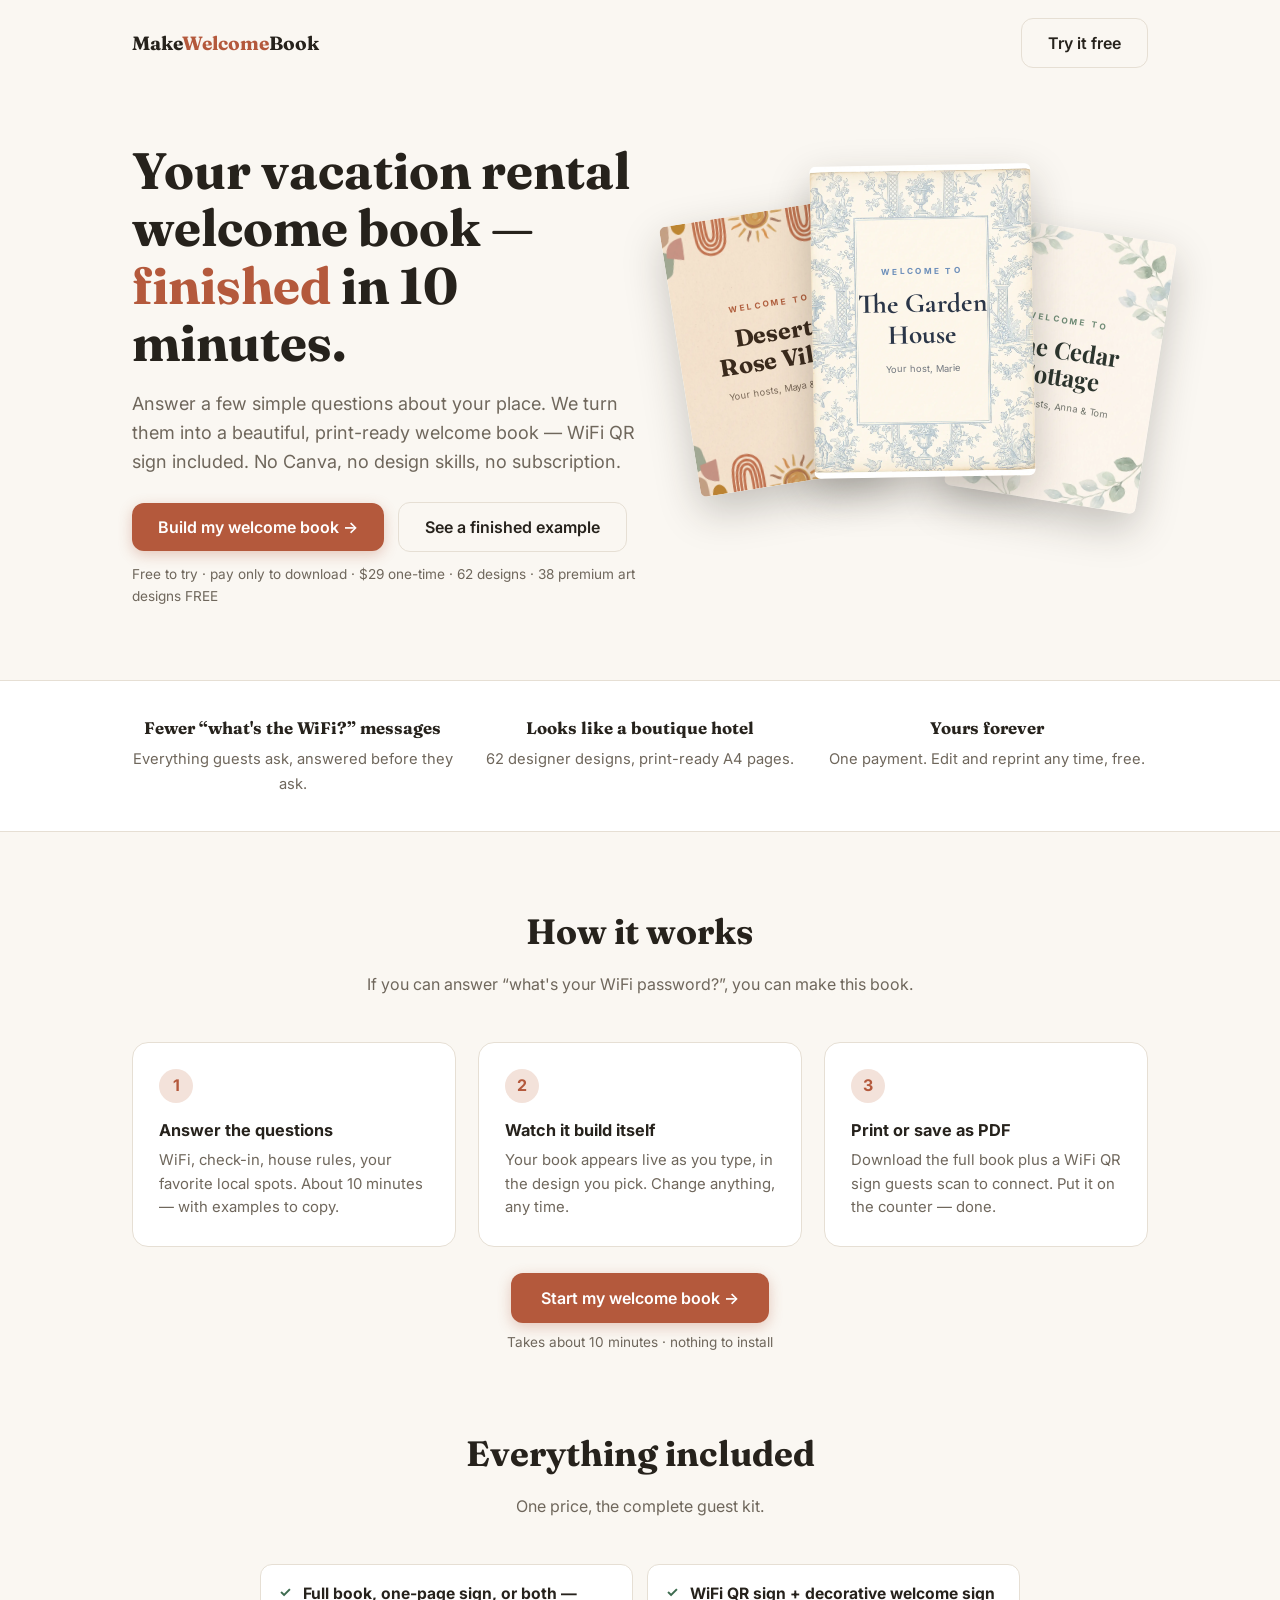
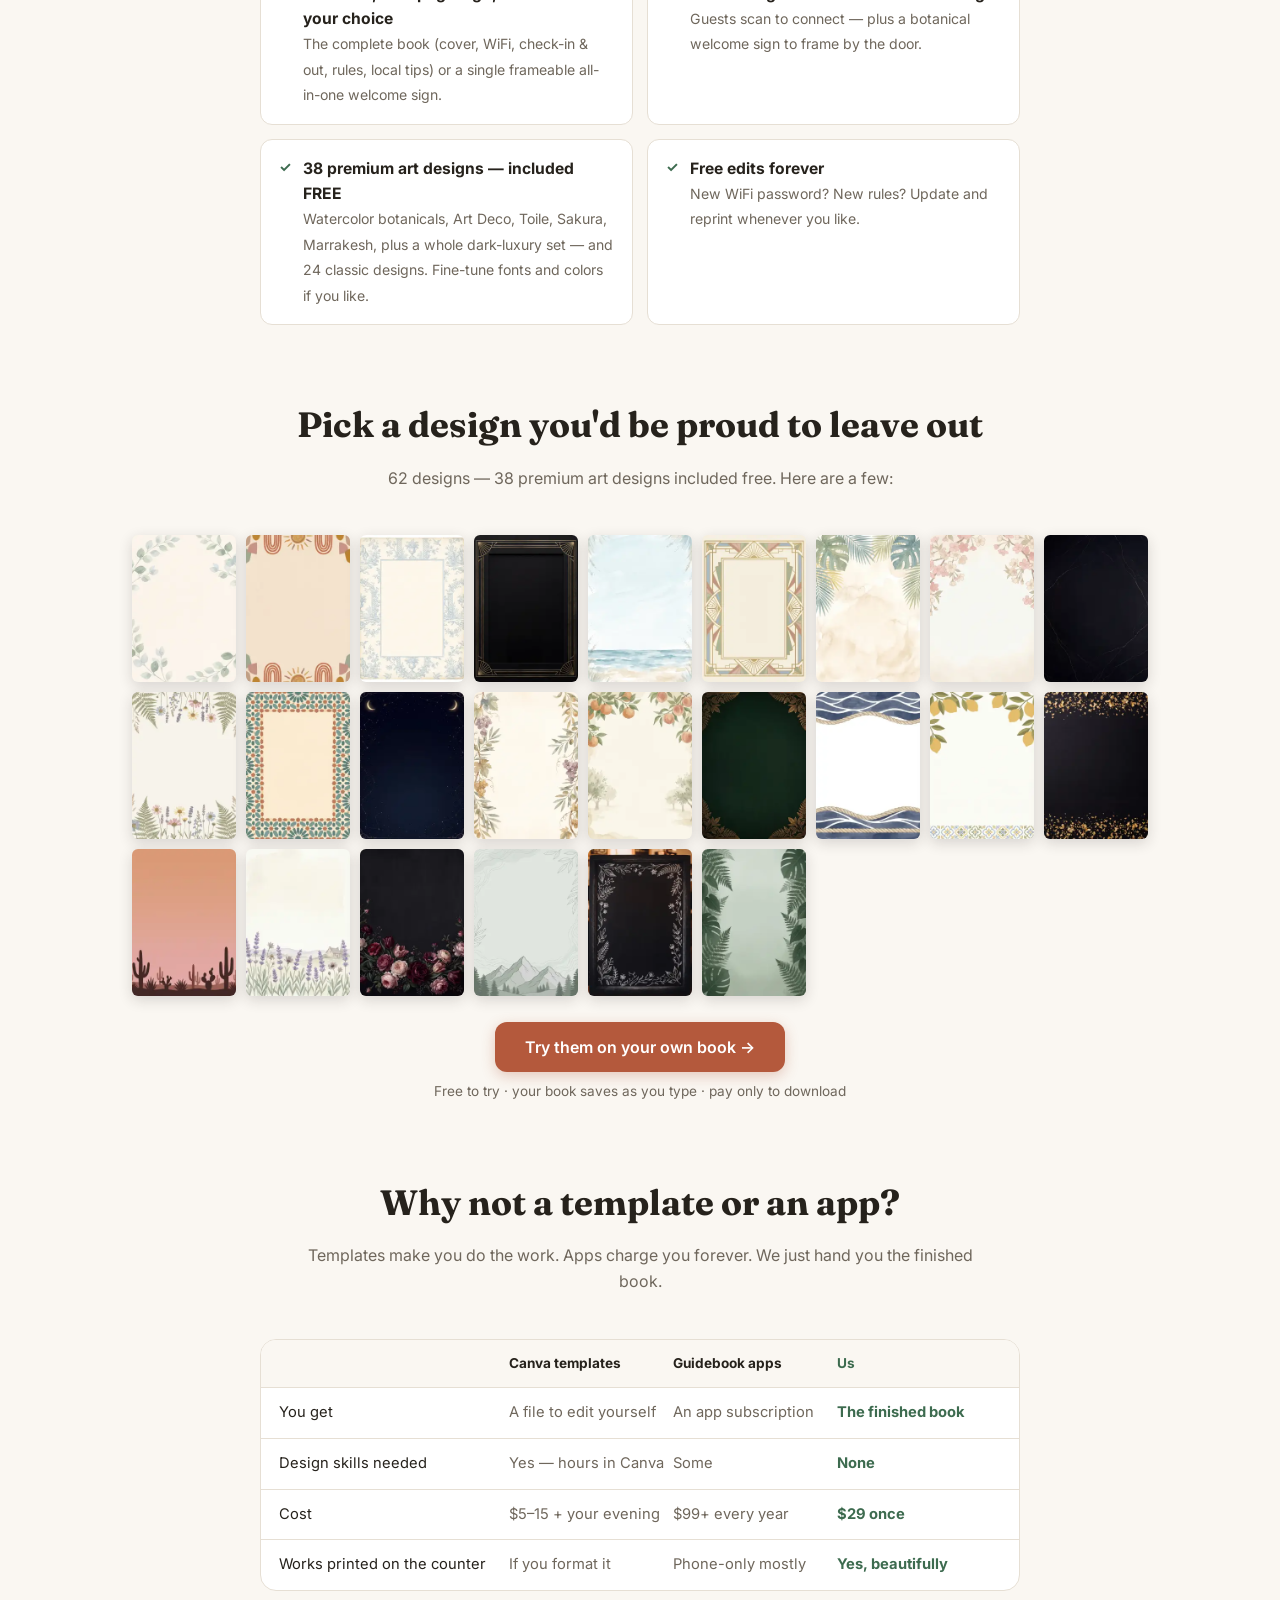
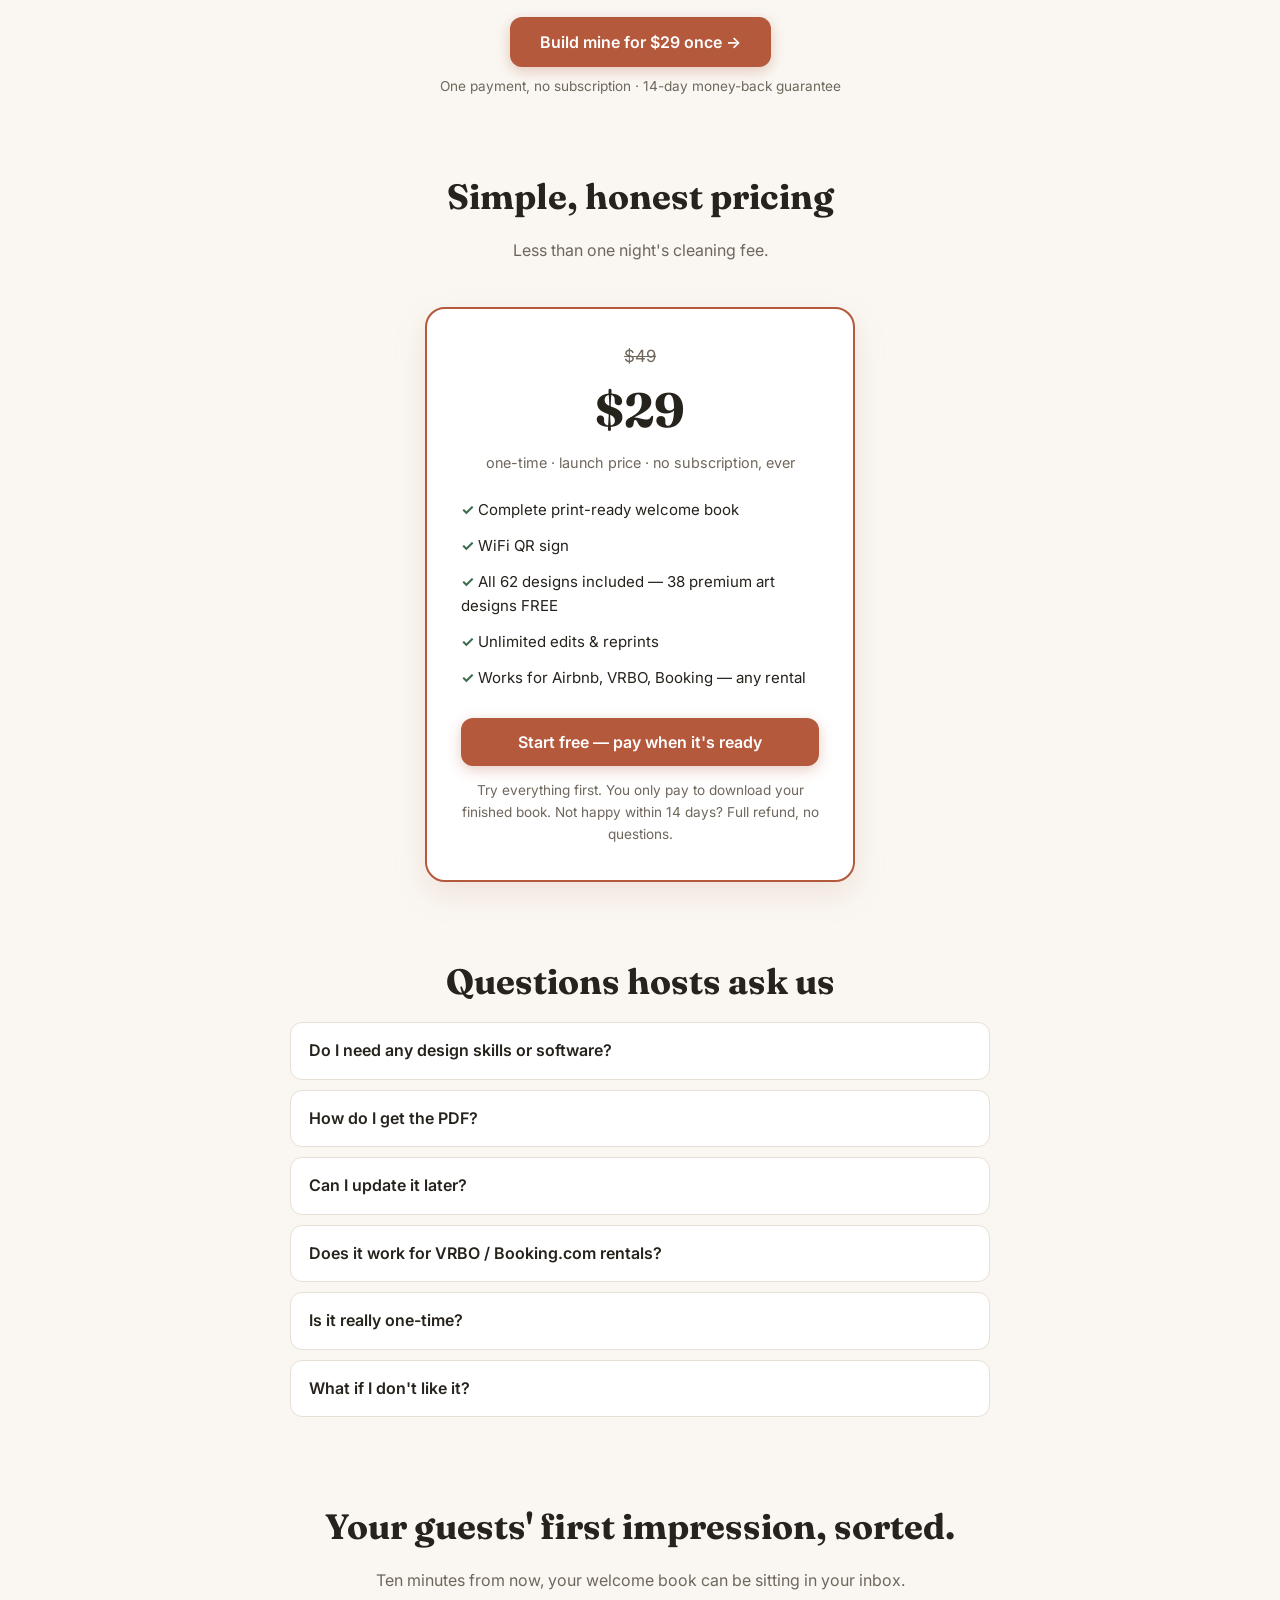
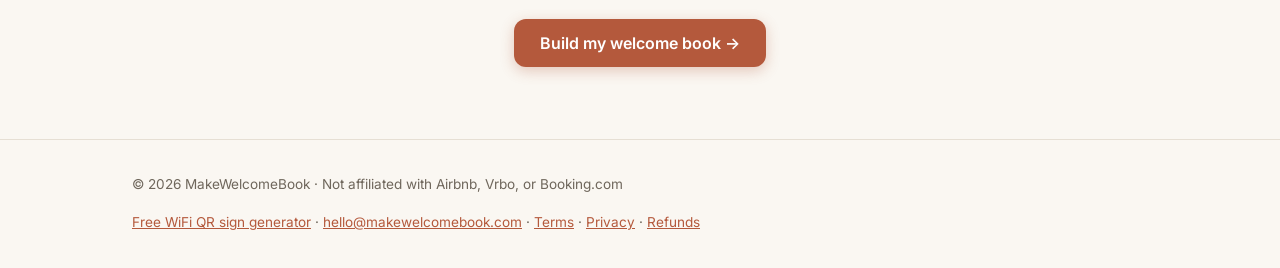
<file: docs/index.html>
<!DOCTYPE html>
<html lang="en">
<head>
<meta charset="UTF-8">
<meta name="viewport" content="width=device-width, initial-scale=1.0">
<title>Make Welcome Book — Your vacation rental welcome book, finished in 10 minutes</title>
<meta name="description" content="Answer a few questions, get a beautiful print-ready welcome book for your Airbnb or vacation rental. WiFi QR sign included. $29 one-time — no subscription, no Canva.">
<!-- Google tag (gtag.js) -->
<script async src="https://www.googletagmanager.com/gtag/js?id=AW-18406718312"></script>
<script>
  window.dataLayer = window.dataLayer || [];
  function gtag(){dataLayer.push(arguments);}
  gtag('js', new Date());
  gtag('config', 'AW-18406718312');
</script>
<link rel="preconnect" href="https://fonts.googleapis.com">
<link rel="preconnect" href="https://fonts.gstatic.com" crossorigin>
<link href="https://fonts.googleapis.com/css2?family=Fraunces:opsz,wght@9..144,400;9..144,600;9..144,700&family=Inter:wght@400;500;600;700&family=Cormorant+Garamond:wght@600;700&family=Playfair+Display:wght@600;700&display=swap" rel="stylesheet">
<style>
  :root{--ink:#26221c;--paper:#faf7f2;--muted:#6f675c;--line:#e6dfd4;--accent:#b4593c;--accent-soft:#f3e2da;--ok:#3d6b4f}
  *{box-sizing:border-box;margin:0;padding:0}
  body{font-family:'Inter',system-ui,sans-serif;background:var(--paper);color:var(--ink);line-height:1.6}
  a{color:var(--accent)}
  .wrap{max-width:1060px;margin:0 auto;padding:0 22px}
  header{display:flex;align-items:center;justify-content:space-between;padding:18px 0}
  .brand{font-family:'Fraunces',serif;font-weight:700;font-size:1.2rem;color:var(--ink);text-decoration:none}
  .brand span{color:var(--accent)}
  .btn{display:inline-block;border:0;border-radius:12px;padding:14px 26px;font:600 1rem 'Inter',sans-serif;cursor:pointer;text-decoration:none;transition:.15s}
  .btn-primary{background:var(--accent);color:#fff;box-shadow:0 4px 14px rgba(180,89,60,.3)}
  .btn-primary:hover{filter:brightness(1.08);transform:translateY(-1px)}
  .btn-ghost{background:transparent;color:var(--ink);border:1px solid var(--line)}

  .hero{display:grid;grid-template-columns:1.05fr .95fr;gap:48px;align-items:center;padding:56px 0 72px}
  @media(max-width:840px){.hero{grid-template-columns:1fr;padding-top:28px}}
  .hero h1{font-family:'Fraunces',serif;font-size:clamp(2rem,4.6vw,3.2rem);font-weight:700;line-height:1.12;margin-bottom:18px}
  .hero h1 em{color:var(--accent);font-style:normal}
  .hero p.sub{font-size:1.13rem;color:var(--muted);margin-bottom:26px;max-width:34em}
  .hero .cta{display:flex;gap:14px;align-items:center;flex-wrap:wrap}
  .hero .cta .small{font-size:.85rem;color:var(--muted)}
  .heroart{position:relative;min-height:420px}
  @media(max-width:840px){.heroart{min-height:340px;margin-top:8px}}
  /* ---- mobile hero: show the product first, cut the wall of text ---- */
  @media(max-width:600px){
    .hero{gap:14px;padding:16px 0 40px}
    .hero>div:first-child{order:2}
    .heroart{order:1;min-height:290px;margin-top:0}
    .hero h1{font-size:1.72rem;line-height:1.16;margin-bottom:10px}
    .hero p.sub{font-size:1rem;margin-bottom:16px}
    .hero .sub .more{display:none}
    .hero .cta{gap:10px}
    .hero .cta .btn{width:100%;text-align:center;padding:15px 18px}
    .hero .small{font-size:.8rem;margin-top:10px}
    .bcover.c1{width:37%;left:1%;top:13%}
    .bcover.c2{width:43%;left:29%;top:2%}
    .bcover.c3{width:37%;right:1%;top:13%}
  }
  .bcover{position:absolute;aspect-ratio:210/297;background-size:cover;background-position:center;border-radius:6px;box-shadow:0 16px 40px rgba(38,34,28,.25);display:flex;flex-direction:column;align-items:center;justify-content:center;text-align:center;padding:10% 7%;font-size:clamp(7px,1vw,11px);transition:transform .25s}
  .bcover:hover{transform:translateY(-6px) rotate(0deg) scale(1.02);z-index:9}
  .bcover .eyebrow{letter-spacing:.28em;text-transform:uppercase;font-size:.75em;font-weight:700}
  .bcover h3{font-size:2.15em;font-weight:700;line-height:1.15;margin:.35em 0 .4em}
  .bcover .by{font-size:.85em;opacity:.65}
  .bcover.c1{width:42%;left:-2%;top:11%;transform:rotate(-9deg);z-index:1;color:#3a2a1c}
  .bcover.c1 .eyebrow{color:#b05f3e}
  .bcover.c1 h3{font-family:'Fraunces',serif}
  .bcover.c2{width:48%;left:27%;top:0;transform:rotate(-1deg);z-index:3;color:#2b3648}
  .bcover.c2 .eyebrow{color:#6d8fba}
  .bcover.c2 h3{font-family:'Cormorant Garamond',Georgia,serif;font-size:2.5em}
  .bcover.c3{width:42%;right:-2%;top:15%;transform:rotate(9deg);z-index:2;color:#2c352e}
  .bcover.c3 .eyebrow{color:#6f8b76}
  .bcover.c3 h3{font-family:'Playfair Display',Georgia,serif}

  .strip{background:#fff;border-top:1px solid var(--line);border-bottom:1px solid var(--line);padding:34px 0}
  .strip .wrap{display:grid;grid-template-columns:repeat(3,1fr);gap:26px;text-align:center}
  @media(max-width:700px){.strip .wrap{grid-template-columns:1fr}}
  .strip b{display:block;font-family:'Fraunces',serif;font-size:1.05rem;margin-bottom:4px}
  .strip span{color:var(--muted);font-size:.92rem}

  section.block{padding:72px 0}
  h2.sect{font-family:'Fraunces',serif;font-size:clamp(1.6rem,3vw,2.2rem);margin-bottom:12px;text-align:center}
  p.sectsub{text-align:center;color:var(--muted);max-width:44em;margin:0 auto 44px}
  .steps{display:grid;grid-template-columns:repeat(3,1fr);gap:22px}
  @media(max-width:700px){.steps{grid-template-columns:1fr}}
  .step{background:#fff;border:1px solid var(--line);border-radius:16px;padding:26px}
  .step .n{width:34px;height:34px;border-radius:50%;background:var(--accent-soft);color:var(--accent);font-weight:700;display:flex;align-items:center;justify-content:center;margin-bottom:14px}
  .step b{display:block;margin-bottom:6px;font-size:1.02rem}
  .step p{color:var(--muted);font-size:.93rem}

  .includes{display:grid;grid-template-columns:repeat(2,1fr);gap:14px;max-width:760px;margin:0 auto}
  @media(max-width:640px){.includes{grid-template-columns:1fr}}
  .inc{background:#fff;border:1px solid var(--line);border-radius:12px;padding:16px 18px;display:flex;gap:12px;align-items:flex-start}
  .inc .tick{color:var(--ok);font-weight:700}
  .inc b{display:block;font-size:.98rem}
  .inc span{color:var(--muted);font-size:.88rem}

  .compare{max-width:760px;margin:0 auto;background:#fff;border:1px solid var(--line);border-radius:16px;overflow:hidden}
  .compare .row{display:grid;grid-template-columns:1.4fr 1fr 1fr 1fr;padding:13px 18px;border-bottom:1px solid var(--line);font-size:.92rem;align-items:center}
  .compare .row:last-child{border-bottom:0}
  .compare .row.head{background:var(--paper);font-weight:700;font-size:.85rem}
  .compare .us{color:var(--ok);font-weight:700}
  .compare .them{color:var(--muted)}
  @media(max-width:640px){.compare .row{grid-template-columns:1.2fr 1fr 1fr 1fr;font-size:.78rem;padding:11px 12px}}

  .pricebox{max-width:430px;margin:0 auto;background:#fff;border:2px solid var(--accent);border-radius:20px;padding:34px;text-align:center;box-shadow:0 12px 34px rgba(180,89,60,.13)}
  .pricebox .was{color:var(--muted);text-decoration:line-through;font-size:1.05rem}
  .pricebox .now{font-family:'Fraunces',serif;font-size:3rem;font-weight:700;margin:2px 0 2px}
  .pricebox .per{color:var(--muted);font-size:.9rem;margin-bottom:18px}
  .pricebox ul{list-style:none;text-align:left;margin:18px 0 22px}
  .pricebox li{padding:6px 0;font-size:.94rem}
  .pricebox li::before{content:"✓  ";color:var(--ok);font-weight:700}
  .guarantee{font-size:.85rem;color:var(--muted);margin-top:14px}

  .faq{max-width:700px;margin:0 auto}
  .faq details{background:#fff;border:1px solid var(--line);border-radius:12px;margin-bottom:10px;padding:0 18px}
  .faq summary{cursor:pointer;font-weight:600;padding:15px 0;list-style:none}
  .faq summary::-webkit-details-marker{display:none}
  .faq p{color:var(--muted);padding:0 0 15px;font-size:.95rem}

  footer{border-top:1px solid var(--line);padding:34px 0;color:var(--muted);font-size:.85rem}
  footer .wrap{display:flex;justify-content:space-between;gap:16px;flex-wrap:wrap}

  /* ---------- design gallery ---------- */
  .gallery{display:grid;grid-template-columns:repeat(auto-fill,minmax(104px,1fr));gap:10px;margin-top:6px}
  .gallery img{width:100%;height:auto;aspect-ratio:210/297;object-fit:cover;border-radius:6px;box-shadow:0 4px 14px rgba(38,34,28,.16);display:block;background:#efe8e0}
  @media(max-width:600px){.gallery{grid-template-columns:repeat(auto-fill,minmax(84px,1fr));gap:8px}}
  .midcta{text-align:center;margin-top:26px}
  .midcta .btn{padding:15px 30px;font-size:1rem}
  .midcta .note{display:block;margin-top:9px;font-size:.85rem;color:var(--muted)}
  /* ---------- sticky mobile call to action ---------- */
  .stickycta{display:none}
  @media(max-width:820px){
    .stickycta{display:block;position:fixed;left:0;right:0;bottom:0;z-index:80;background:rgba(253,248,242,.97);
      border-top:1px solid var(--line);padding:10px 14px calc(10px + env(safe-area-inset-bottom));
      box-shadow:0 -6px 20px rgba(38,34,28,.10)}
    .stickycta a{display:block;text-align:center;padding:14px;border-radius:11px;background:var(--accent);color:#fff;
      font:700 1rem 'Inter',sans-serif;text-decoration:none}
    .stickycta small{display:block;text-align:center;color:var(--muted);font-size:.76rem;margin-top:6px}
    body{padding-bottom:84px}
  }
</style>
<script type="text/javascript">
(function(c,l,a,r,i,t,y){c[a]=c[a]||function(){(c[a].q=c[a].q||[]).push(arguments)};
t=l.createElement(r);t.async=1;t.src="https://www.clarity.ms/tag/"+i;
y=l.getElementsByTagName(r)[0];y.parentNode.insertBefore(t,y);})(window, document, "clarity", "script", "y7j8xs7wx9");
</script>
<meta property="og:title" content="Make Welcome Book — vacation rental welcome book in 10 minutes">
<meta property="og:description" content="Answer 12 questions, get a beautiful print-ready welcome book, WiFi QR sign and house rules pack. $29 one-time, no subscription.">
<meta property="og:image" content="https://makewelcomebook.com/og.jpg">
<meta property="og:url" content="https://makewelcomebook.com/">
<meta property="og:type" content="website">
<meta name="twitter:card" content="summary_large_image">
<link rel="icon" href="data:image/svg+xml,%3Csvg xmlns='http://www.w3.org/2000/svg' viewBox='0 0 64 64'%3E%3Crect width='64' height='64' rx='14' fill='%23b4593c'/%3E%3Ctext x='32' y='44' font-family='Georgia,serif' font-size='36' font-weight='bold' text-anchor='middle' fill='%23fdf8f2'%3EW%3C/text%3E%3C/svg%3E">
<meta name="google-site-verification" content="DGiT9xLwGc2ZGHIzvMIWtdzmIsBRBSfOWMrPVwZc_Ns">
<link rel="canonical" href="https://makewelcomebook.com/">
</head>
<body>

<div class="wrap">
  <header>
    <a class="brand" href="index.html">Make<span>Welcome</span>Book</a>
    <a class="btn btn-ghost" href="app.html">Try it free</a>
  </header>

  <section class="hero">
    <div>
      <h1>Your vacation rental welcome book — <em>finished</em> in 10 minutes.</h1>
      <p class="sub">Answer a few simple questions<span class="more"> about your place</span>. We turn them into a beautiful, print-ready welcome book — WiFi QR sign included.<span class="more"> No Canva, no design skills, no subscription.</span></p>
      <div class="cta">
        <a class="btn btn-primary" href="app.html">Build my welcome book →</a>
        <a class="btn btn-ghost" href="app.html?sample=1">See a finished example</a>
      </div>
      <p class="small" style="color:var(--muted);font-size:.85rem;margin-top:12px">Free to try · pay only to download · $29 one-time · 62 designs · 38 premium art designs FREE</p>
    </div>
    <div class="heroart" aria-hidden="true">
      <div class="bcover c1" style="background-image:url('art/02-boho-arch.webp')">
        <div class="eyebrow">Welcome to</div>
        <h3>Desert Rose Villa</h3>
        <div class="by">Your hosts, Maya &amp; Leo</div>
      </div>
      <div class="bcover c3" style="background-image:url('art/01-botanical.webp')">
        <div class="eyebrow">Welcome to</div>
        <h3>The Cedar Cottage</h3>
        <div class="by">Your hosts, Anna &amp; Tom</div>
      </div>
      <div class="bcover c2" style="background-image:url('art/10-toile.webp')">
        <div class="eyebrow">Welcome to</div>
        <h3>The Garden House</h3>
        <div class="by">Your host, Marie</div>
      </div>
    </div>
  </section>
</div>

<div class="strip">
  <div class="wrap">
    <div><b>Fewer “what's the WiFi?” messages</b><span>Everything guests ask, answered before they ask.</span></div>
    <div><b>Looks like a boutique hotel</b><span>62 designer designs, print-ready A4 pages.</span></div>
    <div><b>Yours forever</b><span>One payment. Edit and reprint any time, free.</span></div>
  </div>
</div>

<div class="wrap">
  <section class="block">
    <h2 class="sect">How it works</h2>
    <p class="sectsub">If you can answer “what's your WiFi password?”, you can make this book.</p>
    <div class="steps">
      <div class="step"><div class="n">1</div><b>Answer the questions</b><p>WiFi, check-in, house rules, your favorite local spots. About 10 minutes — with examples to copy.</p></div>
      <div class="step"><div class="n">2</div><b>Watch it build itself</b><p>Your book appears live as you type, in the design you pick. Change anything, any time.</p></div>
      <div class="step"><div class="n">3</div><b>Print or save as PDF</b><p>Download the full book plus a WiFi QR sign guests scan to connect. Put it on the counter — done.</p></div>
    </div>
    <div class="midcta">
      <a class="btn btn-primary" href="app.html">Start my welcome book →</a>
      <span class="note">Takes about 10 minutes · nothing to install</span>
    </div>
  </section>

  <section class="block" style="padding-top:0">
    <h2 class="sect">Everything included</h2>
    <p class="sectsub">One price, the complete guest kit.</p>
    <div class="includes">
      <div class="inc"><span class="tick">✓</span><div><b>Full book, one-page sign, or both — your choice</b><span>The complete book (cover, WiFi, check-in &amp; out, rules, local tips) or a single frameable all-in-one welcome sign.</span></div></div>
      <div class="inc"><span class="tick">✓</span><div><b>WiFi QR sign + decorative welcome sign</b><span>Guests scan to connect — plus a botanical welcome sign to frame by the door.</span></div></div>
      <div class="inc"><span class="tick">✓</span><div><b>38 premium art designs — included FREE</b><span>Watercolor botanicals, Art Deco, Toile, Sakura, Marrakesh, plus a whole dark-luxury set — and 24 classic designs. Fine-tune fonts and colors if you like.</span></div></div>
      <div class="inc"><span class="tick">✓</span><div><b>Free edits forever</b><span>New WiFi password? New rules? Update and reprint whenever you like.</span></div></div>
    </div>
  </section>

  <section class="block" style="padding-top:0">
    <h2 class="sect">Pick a design you'd be proud to leave out</h2>
    <p class="sectsub">62 designs — 38 premium art designs included free. Here are a few:</p>
    <div class="gallery">
      <img src="art/gal/01-botanical.webp" alt="Welcome book design" width="260" height="368">
      <img src="art/gal/02-boho-arch.webp" alt="Welcome book design" width="260" height="368">
      <img src="art/gal/10-toile.webp" alt="Welcome book design" width="260" height="368">
      <img src="art/gal/27-noirgold.webp" alt="Welcome book design" width="260" height="368">
      <img src="art/gal/03-coastal.webp" alt="Welcome book design" width="260" height="368">
      <img src="art/gal/16-artdeco.webp" alt="Welcome book design" width="260" height="368">
      <img src="art/gal/07-tropical.webp" alt="Welcome book design" loading="lazy" width="260" height="368">
      <img src="art/gal/11-sakura.webp" alt="Welcome book design" loading="lazy" width="260" height="368">
      <img src="art/gal/30-blackmarble.webp" alt="Welcome book design" loading="lazy" width="260" height="368">
      <img src="art/gal/04-wildflowers.webp" alt="Welcome book design" loading="lazy" width="260" height="368">
      <img src="art/gal/22-morocco.webp" alt="Welcome book design" loading="lazy" width="260" height="368">
      <img src="art/gal/31-celestial.webp" alt="Welcome book design" loading="lazy" width="260" height="368">
      <img src="art/gal/09-vineyard.webp" alt="Welcome book design" loading="lazy" width="260" height="368">
      <img src="art/gal/19-peach.webp" alt="Welcome book design" loading="lazy" width="260" height="368">
      <img src="art/gal/33-darkacademia.webp" alt="Welcome book design" loading="lazy" width="260" height="368">
      <img src="art/gal/20-nautical.webp" alt="Welcome book design" loading="lazy" width="260" height="368">
      <img src="art/gal/05-citrus.webp" alt="Welcome book design" loading="lazy" width="260" height="368">
      <img src="art/gal/38-goldleaf.webp" alt="Welcome book design" loading="lazy" width="260" height="368">
      <img src="art/gal/08-desert.webp" alt="Welcome book design" loading="lazy" width="260" height="368">
      <img src="art/gal/25-lavenderfields.webp" alt="Welcome book design" loading="lazy" width="260" height="368">
      <img src="art/gal/29-darkfloral.webp" alt="Welcome book design" loading="lazy" width="260" height="368">
      <img src="art/gal/06-mountain.webp" alt="Welcome book design" loading="lazy" width="260" height="368">
      <img src="art/gal/36-chalkwreath.webp" alt="Welcome book design" loading="lazy" width="260" height="368">
      <img src="art/gal/18-fern.webp" alt="Welcome book design" loading="lazy" width="260" height="368">
    </div>
    <div class="midcta">
      <a class="btn btn-primary" href="app.html">Try them on your own book →</a>
      <span class="note">Free to try · your book saves as you type · pay only to download</span>
    </div>
  </section>

  <section class="block" style="padding-top:0">
    <h2 class="sect">Why not a template or an app?</h2>
    <p class="sectsub">Templates make you do the work. Apps charge you forever. We just hand you the finished book.</p>
    <div class="compare">
      <div class="row head"><div></div><div>Canva templates</div><div>Guidebook apps</div><div class="us">Us</div></div>
      <div class="row"><div>You get</div><div class="them">A file to edit yourself</div><div class="them">An app subscription</div><div class="us">The finished book</div></div>
      <div class="row"><div>Design skills needed</div><div class="them">Yes — hours in Canva</div><div class="them">Some</div><div class="us">None</div></div>
      <div class="row"><div>Cost</div><div class="them">$5–15 + your evening</div><div class="them">$99+ every year</div><div class="us">$29 once</div></div>
      <div class="row"><div>Works printed on the counter</div><div class="them">If you format it</div><div class="them">Phone-only mostly</div><div class="us">Yes, beautifully</div></div>
    </div>
    <div class="midcta">
      <a class="btn btn-primary" href="app.html">Build mine for $29 once →</a>
      <span class="note">One payment, no subscription · 14-day money-back guarantee</span>
    </div>
  </section>

  <section class="block" style="padding-top:0" id="pricing">
    <h2 class="sect">Simple, honest pricing</h2>
    <p class="sectsub">Less than one night's cleaning fee.</p>
    <div class="pricebox">
      <div class="was">$49</div>
      <div class="now">$29</div>
      <div class="per">one-time · launch price · no subscription, ever</div>
      <ul>
        <li>Complete print-ready welcome book</li>
        <li>WiFi QR sign</li>
        <li>All 62 designs included — 38 premium art designs FREE</li>
        <li>Unlimited edits &amp; reprints</li>
        <li>Works for Airbnb, VRBO, Booking — any rental</li>
      </ul>
      <a class="btn btn-primary" href="app.html" style="width:100%">Start free — pay when it's ready</a>
      <div class="guarantee">Try everything first. You only pay to download your finished book. Not happy within 14 days? Full refund, no questions.</div>
    </div>
  </section>

  <section class="block" style="padding-top:0">
    <h2 class="sect">Questions hosts ask us</h2>
    <div class="faq">
      <details><summary>Do I need any design skills or software?</summary><p>No. You type answers into a form; the book designs itself. There is nothing to install and no Canva account needed.</p></details>
      <details><summary>How do I get the PDF?</summary><p>Click “Download PDF” — your browser's print dialog opens and you choose “Save as PDF” (or print it directly). A4 pages, ready for any printer or print shop.</p></details>
      <details><summary>Can I update it later?</summary><p>Yes, forever and free. Your answers are saved in your browser — change the WiFi password, add a new café, reprint in a minute.</p></details>
      <details><summary>Does it work for VRBO / Booking.com rentals?</summary><p>Yes — the book is yours and brand-neutral. It works for any short-term rental, guesthouse, or even a guest room at home.</p></details>
      <details><summary>Is it really one-time?</summary><p>Really. $29 once. We hate subscriptions too.</p></details>
      <details><summary>What if I don't like it?</summary><p>You see the entire book before paying — you only pay to unlock the download. And there's a 14-day full refund on top.</p></details>
    </div>
  </section>

  <section class="block" style="text-align:center;padding-top:0">
    <h2 class="sect">Your guests' first impression, sorted.</h2>
    <p class="sectsub" style="margin-bottom:26px">Ten minutes from now, your welcome book can be sitting in your inbox.</p>
    <a class="btn btn-primary" href="app.html">Build my welcome book →</a>
  </section>
</div>

<footer>
  <div class="wrap">
    <div>© 2026 MakeWelcomeBook · Not affiliated with Airbnb, Vrbo, or Booking.com</div>
    <div><a href="wifi-sign.html">Free WiFi QR sign generator</a> · <a href="mailto:hello@makewelcomebook.com">hello@makewelcomebook.com</a> · <a href="terms.html">Terms</a> · <a href="privacy.html">Privacy</a> · <a href="refunds.html">Refunds</a></div>
  </div>
</footer>

<div class="stickycta" id="stickycta">
  <a href="app.html">Build my welcome book →</a>
  <small>Free to try · pay only to download</small>
</div>
</body>
</html>
</file>
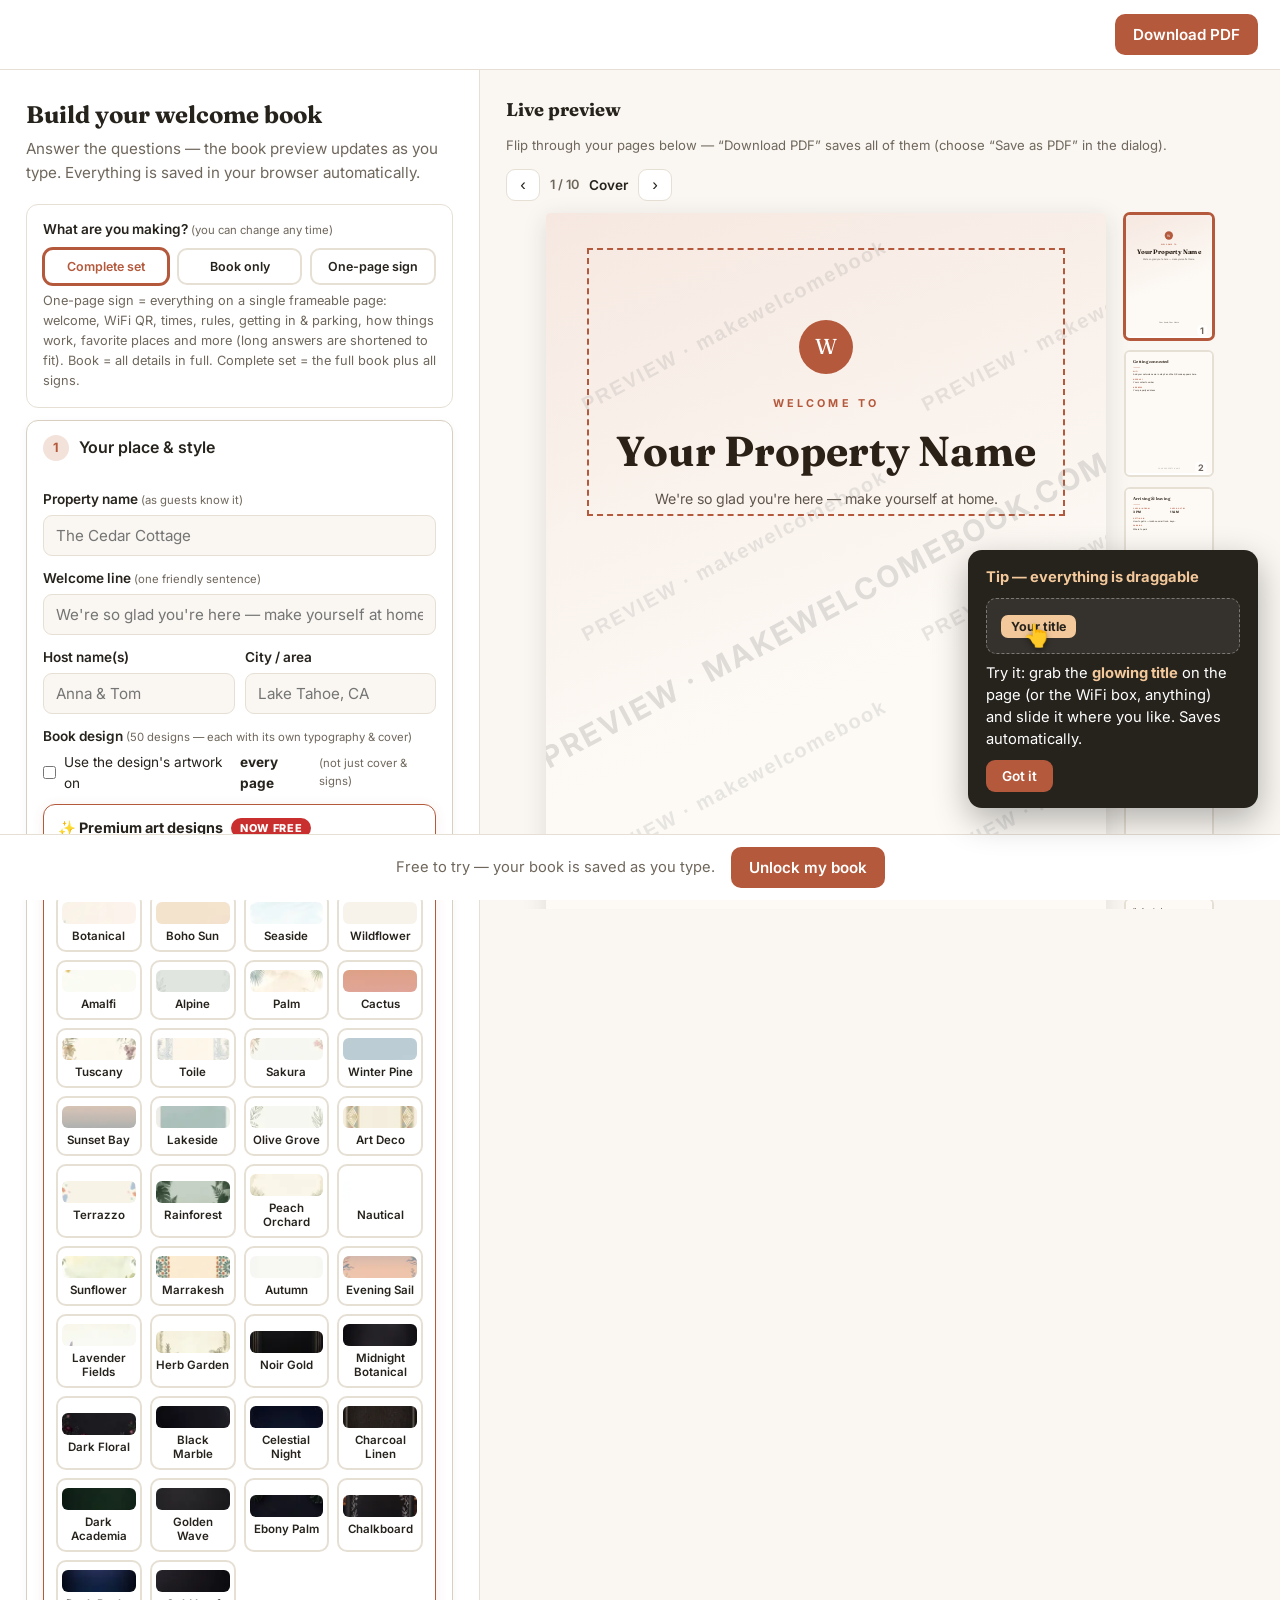
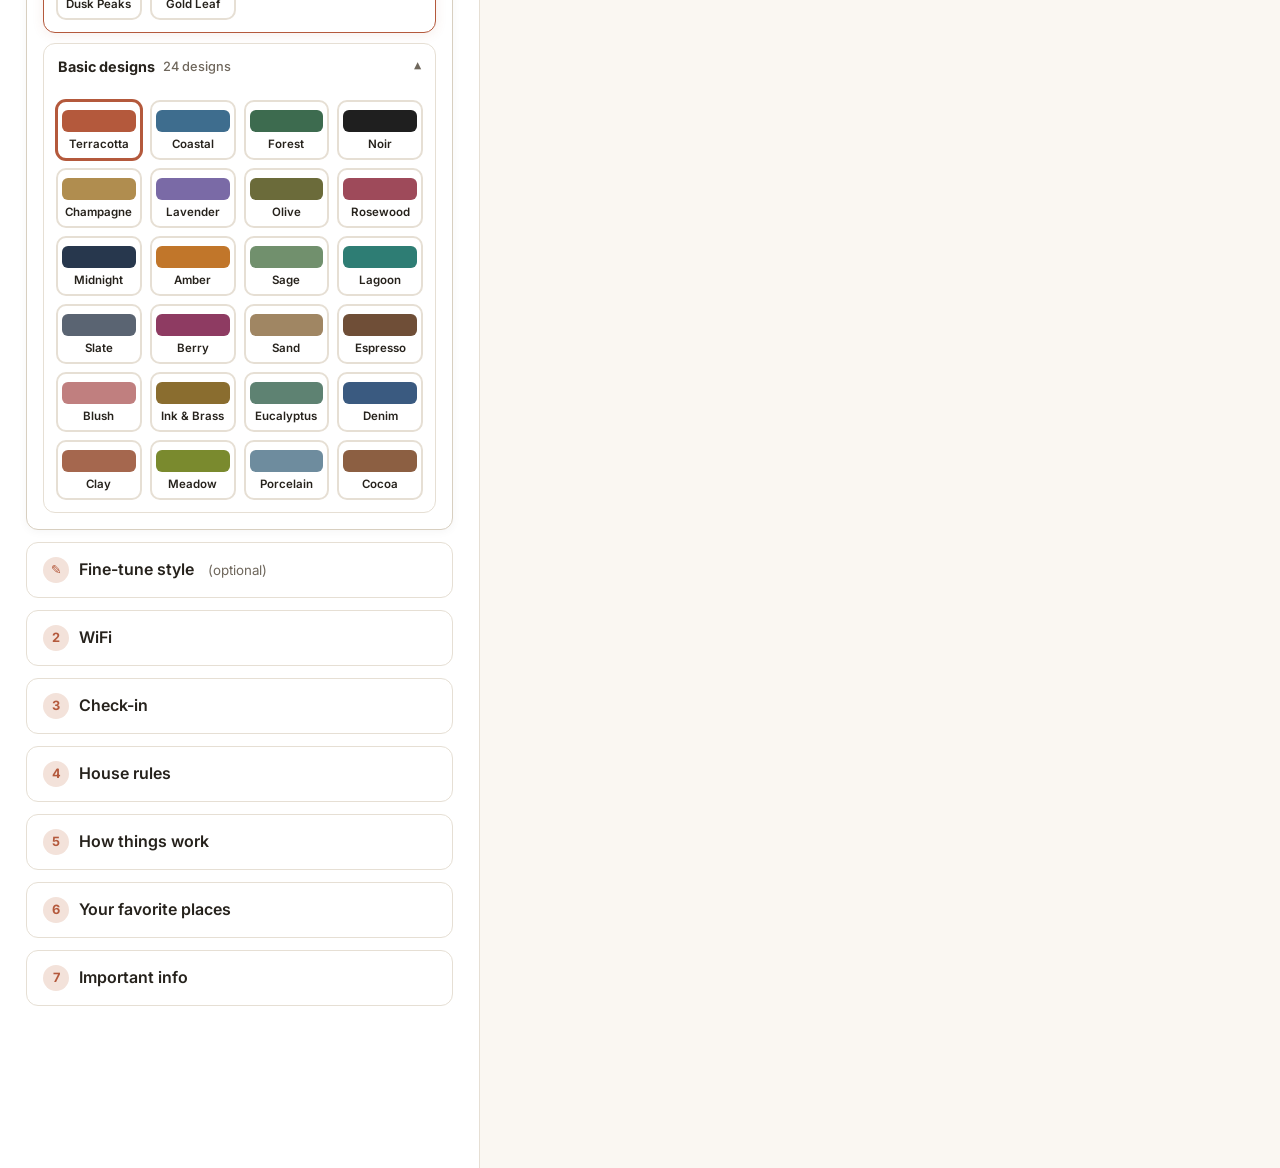
<file: docs/app.html>
<!DOCTYPE html>
<html lang="en">
<head>
<meta charset="UTF-8">
<meta name="viewport" content="width=device-width, initial-scale=1.0">
<title>Welcome Book Builder — Make Welcome Book</title>
<meta name="description" content="Answer a few questions, get a beautiful print-ready welcome book for your vacation rental.">
<meta name="robots" content="noindex">
<!-- Google tag (gtag.js) -->
<script async src="https://www.googletagmanager.com/gtag/js?id=AW-18406718312"></script>
<script>
  window.dataLayer = window.dataLayer || [];
  function gtag(){dataLayer.push(arguments);}
  gtag('js', new Date());
  gtag('config', 'AW-18406718312');
</script>
<link rel="preconnect" href="https://fonts.googleapis.com">
<link rel="preconnect" href="https://fonts.gstatic.com" crossorigin>
<link href="https://fonts.googleapis.com/css2?family=Fraunces:opsz,wght@9..144,400;9..144,600;9..144,700&family=Inter:wght@400;500;600;700&family=Playfair+Display:wght@600;700&family=Cormorant+Garamond:wght@600;700&family=Libre+Baskerville:wght@400;700&family=DM+Serif+Display&family=Lora:wght@600;700&family=Marcellus&family=Spectral:wght@600;700&family=Crimson+Pro:wght@600;700&family=EB+Garamond:wght@600;700&display=swap" rel="stylesheet">
<script src="vendor/qrcode.min.js"></script>
<style>
  :root{
    --ink:#26221c; --paper:#faf7f2; --muted:#6f675c; --line:#e6dfd4;
    --accent:#b4593c; --accent-soft:#f3e2da; --ok:#3d6b4f;
    /* book theme vars (overridden per theme) */
    --bk-accent:#b4593c; --bk-accent-soft:#f6e8e1; --bk-ink:#2b2117; --bk-paper:#fdfaf5; --bk-serif:'Fraunces',Georgia,serif;
  }
  *{box-sizing:border-box;margin:0;padding:0}
  html{-webkit-text-size-adjust:100%}
  body{font-family:'Inter',system-ui,sans-serif;background:var(--paper);color:var(--ink);line-height:1.55}

  header.topbar{display:flex;align-items:center;justify-content:flex-end;padding:14px 22px;border-bottom:1px solid var(--line);background:#fff;position:sticky;top:0;z-index:50}
  .brand{font-family:'Fraunces',serif;font-weight:700;font-size:1.15rem;color:var(--ink);text-decoration:none}
  .brand span{color:var(--accent)}
  .topbar .actions{display:flex;gap:10px;align-items:center}
  .btn{display:inline-block;border:0;border-radius:10px;padding:11px 18px;font:600 .95rem 'Inter',sans-serif;cursor:pointer;text-decoration:none;transition:.15s}
  .btn-primary{background:var(--accent);color:#fff}
  .btn-primary:hover{filter:brightness(1.08)}
  .btn-ghost{background:transparent;color:var(--ink);border:1px solid var(--line)}
  .btn-ghost:hover{border-color:var(--accent);color:var(--accent)}

  main.layout{display:grid;grid-template-columns:minmax(340px,480px) 1fr;gap:0;min-height:calc(100vh - 61px)}
  @media(max-width:900px){main.layout{grid-template-columns:minmax(0,1fr)}.formcol,.prevcol{min-width:0}}



  /* ---------- form column ---------- */
  .formcol{padding:26px 26px 150px;border-right:1px solid var(--line);background:#fff}
  @media(min-width:901px){
    .prevcol{position:sticky;top:61px;height:calc(100vh - 61px);overflow-y:auto;align-self:start}
  }
  .formcol h1{font-family:'Fraunces',serif;font-size:1.5rem;margin-bottom:4px}
  .formcol>p.lead{color:var(--muted);font-size:.95rem;margin-bottom:20px}
  details.step{border:1px solid var(--line);border-radius:12px;margin-bottom:12px;background:#fff}
  details.step[open]{border-color:#d8cfc0;box-shadow:0 2px 10px rgba(0,0,0,.04)}
  details.step summary{cursor:pointer;padding:14px 16px;font-weight:600;list-style:none;display:flex;align-items:center;gap:10px}
  details.step summary::-webkit-details-marker{display:none}
  details.step summary .num{background:var(--accent-soft);color:var(--accent);font-size:.8rem;font-weight:700;width:26px;height:26px;border-radius:50%;display:inline-flex;align-items:center;justify-content:center;flex:none}
  details.step .fields{padding:2px 16px 16px}
  label{display:block;font-size:.85rem;font-weight:600;margin:12px 0 5px}
  label small{font-weight:400;color:var(--muted)}
  input[type=text],input[type=time],textarea,select{width:100%;padding:10px 12px;border:1px solid var(--line);border-radius:9px;font:400 .95rem 'Inter',sans-serif;background:var(--paper);color:var(--ink)}
  input:focus,textarea:focus,select:focus{outline:2px solid var(--accent);outline-offset:0;border-color:transparent}
  textarea{min-height:74px;resize:vertical}
  .row2{display:grid;grid-template-columns:1fr 1fr;gap:10px}
  .checks{display:grid;grid-template-columns:1fr 1fr;gap:6px;margin-top:8px}
  .checks label{display:flex;align-items:center;gap:8px;font-weight:400;font-size:.88rem;margin:0;cursor:pointer}
  .checks input{accent-color:var(--accent)}
  .themepick{display:grid;grid-template-columns:repeat(4,1fr);gap:8px;margin-top:10px}
  .themepick button{border:2px solid var(--line);border-radius:10px;padding:8px 4px 7px;cursor:pointer;font:600 .72rem 'Inter',sans-serif;background:#fff;color:var(--ink)}
  .themepick button .sw{display:block;height:22px;border-radius:6px;margin-bottom:5px}
  .themepick button.active{border-color:var(--accent);box-shadow:0 0 0 1px var(--accent)}
  details.tsec{border:1px solid var(--line);border-radius:12px;margin-top:10px;padding:0 12px 12px;background:#fff}
  details.tsec>summary{cursor:pointer;list-style:none;padding:12px 2px;font-weight:700;font-size:.9rem;display:flex;align-items:center;gap:8px;flex-wrap:wrap}
  details.tsec>summary::-webkit-details-marker{display:none}
  details.tsec>summary .arrow{margin-left:auto;color:var(--muted);transition:.2s;font-weight:400}
  details.tsec[open]>summary .arrow{transform:rotate(180deg)}
  details.tsec.premium{border-color:var(--accent);box-shadow:0 2px 12px rgba(180,89,60,.1)}
  .freebadge{background:#c92f2f;color:#fff;font:800 .68rem 'Inter',sans-serif;letter-spacing:.06em;padding:3px 9px;border-radius:999px;text-transform:uppercase;animation:pulsebadge 1.6s ease-in-out infinite}
  @keyframes pulsebadge{0%,100%{transform:scale(1)}50%{transform:scale(1.08)}}
  .seccount{color:var(--muted);font-weight:500;font-size:.8rem}
  .hint{font-size:.8rem;color:var(--muted);margin-top:6px}

  /* ---------- preview column ---------- */
  .prevcol{padding:26px 26px 130px;overflow-y:auto;background:var(--paper)}
  .prevhead{display:flex;align-items:center;justify-content:space-between;margin-bottom:14px;flex-wrap:wrap;gap:10px}
  .prevhead h2{font-family:'Fraunces',serif;font-size:1.15rem}
  .prevhead .note{font-size:.82rem;color:var(--muted)}
  #pages{display:flex;flex-direction:column;align-items:center;gap:22px}
  /* book-style pager with thumbnail rail */
  .pagenav{display:flex;align-items:center;gap:10px;margin-bottom:12px}
  .pagenav .pnav{border:1px solid var(--line);background:#fff;border-radius:9px;width:34px;height:32px;font-size:1.05rem;cursor:pointer;color:var(--ink);flex:none}
  .pagenav .pnav:hover{border-color:var(--accent);color:var(--accent)}
  .pgcount{font:600 .8rem 'Inter',sans-serif;color:var(--muted)}
  .pglabel{font:600 .85rem 'Inter',sans-serif;color:var(--ink)}
  .prevbody{display:flex;gap:18px;justify-content:center;align-items:flex-start}
  #pages{flex:0 1 560px;min-width:0}
  #thumbs{display:flex;flex-direction:column;gap:10px;flex:none}
  .thumb{width:90px;height:127px;overflow:hidden;border:2px solid var(--line);border-radius:6px;cursor:pointer;background:#fff;flex:none;position:relative}
  .thumb:hover{border-color:var(--accent)}
  .thumb.on{border-color:var(--accent);box-shadow:0 0 0 1px var(--accent)}
  .thumb .tinner{width:560px;transform:scale(0.153);transform-origin:top left;pointer-events:none}
  .thumb .tinner .page{box-shadow:none;border-radius:0;width:560px}
  .thumb .wm{display:none}
  .thumb em{position:absolute;bottom:2px;right:5px;font:700 9px 'Inter',sans-serif;font-style:normal;color:var(--muted);background:rgba(255,255,255,.85);border-radius:4px;padding:0 3px}
  @media(max-width:1150px){#thumbs{display:none}}
  @media screen{ #pages .page:not(.pg-on){display:none} }
  /* movable text blocks */
  #pages [data-mv]{position:relative;touch-action:none}
  @media screen{
    #pages [data-mv]{cursor:move}
    #pages [data-mv]:hover{outline:1.5px dashed var(--bk-accent);outline-offset:3px;border-radius:4px}
  }
  .thumb [data-mv]{cursor:default}
  .tipPop{position:fixed;bottom:92px;right:22px;z-index:90;background:#26221c;color:#fff;padding:16px 18px;border-radius:14px;max-width:290px;font-size:.92rem;line-height:1.5;box-shadow:0 12px 34px rgba(0,0,0,.3);animation:tipIn .4s ease}
  @keyframes tipIn{from{opacity:0;transform:translateY(12px)}to{opacity:1;transform:none}}
  .tipPop b{color:#f3c99b}
  .tipPop button{margin-top:10px;background:var(--accent);color:#fff;border:0;border-radius:9px;padding:8px 16px;font:600 .85rem 'Inter',sans-serif;cursor:pointer}
  @media(max-width:600px){.tipPop{left:16px;right:16px;max-width:none}}
  .tipPop .demo{position:relative;height:56px;background:rgba(255,255,255,.07);border:1.5px dashed rgba(255,255,255,.35);border-radius:10px;margin:10px 0 8px;overflow:hidden}
  .tipPop .demo .chip{position:absolute;top:16px;left:14px;background:#f3c99b;color:#26221c;font:700 .78rem 'Inter',sans-serif;padding:4px 10px;border-radius:7px;animation:chipSlide 2.4s ease-in-out infinite}
  .tipPop .demo .hand{position:absolute;top:20px;left:36px;font-size:22px;filter:drop-shadow(0 2px 3px rgba(0,0,0,.4));animation:chipSlide 2.4s ease-in-out infinite}
  @keyframes chipSlide{0%,12%{transform:translateX(0)}55%,68%{transform:translateX(120px)}100%{transform:translateX(0)}}
  .mv-hint{outline:2.5px dashed var(--accent);outline-offset:5px;animation:mvPulse 1.3s ease-in-out infinite;cursor:grab}
  @keyframes mvPulse{0%,100%{outline-color:var(--accent)}50%{outline-color:transparent}}

  /* the book page: A4 ratio */
  .page{width:min(560px,100%);aspect-ratio:210/297;background:var(--bk-paper);color:var(--bk-ink);box-shadow:0 6px 24px rgba(38,34,28,.13);border-radius:4px;position:relative;overflow:hidden;padding:7.5% 8.5%;font-size:clamp(9px,1.55vw,13.5px);line-height:1.5}
  .page .pgfoot{position:absolute;bottom:3.2%;left:0;right:0;text-align:center;font-size:.75em;color:var(--bk-ink);opacity:.45;letter-spacing:.12em;text-transform:uppercase}
  .page h2.sec{font-family:var(--bk-serif);font-size:2em;font-weight:600;margin-bottom:.6em;color:var(--bk-ink)}
  .page .rule{width:44px;height:3px;background:var(--bk-accent);border-radius:2px;margin:0 0 1.4em}
  .page .kv{margin-bottom:1em}
  .page .kv .k{font-size:.78em;letter-spacing:.14em;text-transform:uppercase;color:var(--bk-accent);font-weight:700;margin-bottom:.15em}
  .page .kv .v{white-space:pre-wrap}
  .page ul{padding-left:1.2em}
  .page li{margin-bottom:.45em}
  .cover{display:flex;flex-direction:column;justify-content:space-between;text-align:center;background:linear-gradient(160deg,var(--bk-accent-soft),var(--bk-paper) 60%)}
  .cover .top{padding-top:14%}
  .cover .eyebrow{letter-spacing:.28em;text-transform:uppercase;font-size:.8em;color:var(--bk-accent);font-weight:700}
  .cover h1{font-family:var(--bk-serif);font-size:3.1em;font-weight:700;line-height:1.12;margin:.4em 0 .3em}
  .cover .sub{color:var(--bk-ink);opacity:.75;font-size:1.05em}
  .cover .bottom{padding-bottom:8%;font-size:.9em;opacity:.7}
  .cover .crest{width:54px;height:54px;border-radius:50%;background:var(--bk-accent);color:#fff;display:flex;align-items:center;justify-content:center;font-family:var(--bk-serif);font-size:1.6em;margin:0 auto 1em}
  /* cover variants */
  .cover.cv-frame{background:var(--bk-paper);justify-content:center}
  .cover.cv-frame .inner{border:2px solid var(--bk-accent);outline:1px solid var(--bk-accent);outline-offset:5px;padding:14% 8%;margin:0 2%}
  .cover.cv-frame .top{padding-top:0}
  .cover.cv-frame .bottom{padding-bottom:0;margin-top:2.2em}
  .cover.cv-band{background:var(--bk-paper);justify-content:center;gap:0}
  .cover.cv-band .band{background:var(--bk-accent);color:#fff;margin:0 -12%;padding:2em 12%}
  .cover.cv-band .band h1{margin:.15em 0;color:#fff}
  .cover.cv-band .band .eyebrow{color:rgba(255,255,255,.85)}
  .cover.cv-band .sub{margin-top:1.6em}
  .cover.cv-band .bottom{padding-bottom:0;margin-top:2.6em}
  .cover.cv-minimal{background:var(--bk-paper);text-align:left;justify-content:space-between}
  .cover.cv-minimal .top{padding-top:8%}
  .cover.cv-minimal h1{font-size:3.6em;font-weight:600}
  .cover.cv-minimal .mrule{width:64px;height:4px;background:var(--bk-accent);border-radius:2px;margin:1.6em 0}
  .cover.cv-minimal .bottom{text-align:left}
  .cover.cv-art{background-size:cover;background-position:center;justify-content:center;text-align:center}
  .cover.cv-art .top{padding-top:0}
  .cover.cv-art .bottom{padding-bottom:0;margin-top:2.4em}
  .page{print-color-adjust:exact;-webkit-print-color-adjust:exact}
  .signpage.has-art{background-size:cover;background-position:center}
  /* one-page all-in-one sign */
  .onepage{display:flex;flex-direction:column;justify-content:space-between;text-align:center}
  .onepage.has-art{background-size:cover;background-position:center}
  .onepage h2.big{font-family:var(--bk-serif);font-size:2.6em;font-weight:600;margin:.1em 0 .12em}
  .op-grid{display:grid;grid-template-columns:1fr 1fr;gap:.6em .8em;margin:.8em 0;text-align:left;font-size:.94em}
  .op-block{background:rgba(255,255,255,.62);border:1.5px solid var(--bk-accent);border-radius:10px;padding:.8em .95em}
  .op-block .bk{font-size:.72em;letter-spacing:.14em;text-transform:uppercase;color:var(--bk-accent);font-weight:700;margin-bottom:.35em}
  .op-block ul{padding-left:1.1em;margin:0}
  .op-block li{margin-bottom:.25em;font-size:.92em}
  .op-block.wifi{display:flex;gap:.8em;align-items:center}
  .op-block.wifi .qr{width:36%;flex:none}
  .op-block.wifi .qr svg{width:100%;height:auto;display:block}
  .op-block.op-wide{grid-column:1/-1}
  /* dark art themes: light text on dark backgrounds, dark cards, scannable QR */
  .page.dk{color:#f2ecdf}
  .page.dk h1,.page.dk h2{color:#f6f1e6}
  .page.dk .sub,.page.dk p{color:rgba(246,241,230,.85)}
  .page.dk .bottom{color:rgba(246,241,230,.78)}
  .page.dk .eyebrow{color:var(--bk-accent)}
  .onepage.dk .op-block{background:rgba(10,10,10,.55);color:#f2ecdf;border-color:var(--bk-accent)}
  .onepage.dk .op-block .bk{color:var(--bk-accent)}
  .signpage.dk .cred,.signpage.dk h2{color:#f2ecdf}
  .page.dk .qr svg{background:#fff;padding:6px;border-radius:8px;box-sizing:border-box}
  .page.dk .wm span{color:rgba(200,200,200,.28)}
  .page{-webkit-print-color-adjust:exact;print-color-adjust:exact}
  .page.has-art{background-size:cover;background-position:center}
  .page.inner-art .kv,.page.inner-art .tipcard{background:rgba(255,255,255,.6);border-radius:8px;padding:.55em .75em}
  .page.inner-art.dk .kv,.page.inner-art.dk .tipcard{background:rgba(10,10,10,.52)}
  .page.dk .sec{color:#f6f1e6}
  .page.dk .kv .k{color:var(--bk-accent)}
  .page.dk .kv .v,.page.dk li{color:#f2ecdf}
  .page.dk .tipcard .t{color:#f6f1e6}
  .page.dk .tipcard .d{color:rgba(246,241,230,.82)}
  .page.dk .pgfoot{color:rgba(246,241,230,.6)}
  .miniBtn{border:1px solid var(--line);background:#fff;border-radius:8px;padding:7px 12px;font:600 .78rem 'Inter',sans-serif;cursor:pointer;color:var(--muted)}
  .miniBtn:hover{border-color:var(--accent);color:var(--accent)}
  input[type=color]{width:46px;height:36px;padding:2px;border:1px solid var(--line);border-radius:8px;background:#fff;cursor:pointer}
  .formatpick{display:flex;gap:8px;margin-top:8px}
  .formatpick button{flex:1;border:2px solid var(--line);border-radius:10px;padding:9px 6px;cursor:pointer;font:600 .78rem 'Inter',sans-serif;background:#fff;color:var(--ink)}
  .formatpick button.active{border-color:var(--accent);box-shadow:0 0 0 1px var(--accent);color:var(--accent)}
  .wifibox{border:2px solid var(--bk-accent);border-radius:12px;padding:1.2em;display:flex;gap:1.2em;align-items:center;margin:1em 0}
  .wifibox .qr{width:31%;flex:none}
  .wifibox .qr svg{width:100%;height:auto;display:block}
  .wifibox .creds{flex:1}
  .twocol{display:grid;grid-template-columns:1fr 1fr;gap:1.4em}
  .tipcard{border-left:3px solid var(--bk-accent);padding-left:.9em;margin-bottom:1em}
  .tipcard .t{font-weight:700}
  .tipcard .d{opacity:.8;font-size:.92em}
  .backcover{display:flex;flex-direction:column;align-items:center;justify-content:center;text-align:center;background:linear-gradient(20deg,var(--bk-accent-soft),var(--bk-paper) 65%)}
  .backcover h2{font-family:var(--bk-serif);font-size:2.4em;font-weight:600;margin-bottom:.5em}
  .backcover p{max-width:34em;opacity:.8}

  /* wifi sign page */
  .signpage{display:flex;flex-direction:column;align-items:center;justify-content:center;text-align:center}
  .signpage .qr{width:46%;margin:1.6em 0}
  .signpage .qr svg{width:100%;height:auto}
  .signpage h2{font-family:var(--bk-serif);font-size:2.6em;font-weight:600}
  .signpage .cred{font-size:1.25em;margin-top:.4em}
  .signpage .cred b{font-family:ui-monospace,Menlo,monospace}

  /* watermark / preview lock */
  .wm{position:absolute;inset:0;pointer-events:none;display:flex;align-items:center;justify-content:center;z-index:5;background-image:url("data:image/svg+xml,%3Csvg xmlns='http://www.w3.org/2000/svg' width='340' height='230'%3E%3Ctext x='16' y='128' transform='rotate(-28 170 115)' font-family='Arial,sans-serif' font-size='20' font-weight='700' letter-spacing='2' fill='rgba(125,125,125,0.17)'%3EPREVIEW %C2%B7 makewelcomebook.com%3C/text%3E%3C/svg%3E");background-repeat:repeat}
  .wm span{transform:rotate(-28deg);font:700 2.2em 'Inter',sans-serif;color:rgba(125,125,125,.22);letter-spacing:.1em;text-transform:uppercase;white-space:nowrap}
  body.unlocked .wm{display:none}

  /* unlock bar */
  .paybar{position:fixed;bottom:0;left:0;right:0;background:#fff;border-top:1px solid var(--line);padding:12px 22px;display:flex;align-items:center;justify-content:center;gap:16px;z-index:60;flex-wrap:wrap}
  .paybar .msg{font-size:.92rem;color:var(--muted)}
  .paybar .msg b{color:var(--ink)}
  body.unlocked .paybar{display:none}
  /* ---------- offer dialog (shown on intent, not up-front) ---------- */
  .offerwrap{position:fixed;inset:0;z-index:95;background:rgba(38,34,28,.55);display:flex;align-items:center;justify-content:center;padding:18px;animation:tipIn .18s ease}
  .offerwrap[hidden]{display:none}
  .offercard{position:relative;background:#fff;border-radius:16px;max-width:390px;width:100%;padding:26px 24px 20px;box-shadow:0 22px 60px rgba(38,34,28,.32);text-align:center}
  .offercard h3{font-family:'Fraunces',serif;font-size:1.35rem;margin-bottom:8px}
  .offercard .price{margin-bottom:14px}
  .offercard .price b{font-size:2.1rem;color:var(--accent);font-family:'Fraunces',serif}
  .offercard .price span{display:block;font-size:.86rem;color:var(--muted);margin-top:2px}
  .offerlist{list-style:none;text-align:left;margin:0 auto 18px;max-width:280px;font-size:.93rem}
  .offerlist li{padding:5px 0 5px 24px;position:relative}
  .offerlist li::before{content:"\2713";position:absolute;left:0;color:var(--ok);font-weight:700}
  .offerbuy{display:block;width:100%;padding:14px;font-size:1rem}
  .offerfine{font-size:.76rem;color:var(--muted);margin-top:12px}
  .offerfine a{color:inherit}
  .offerx{position:absolute;top:8px;right:12px;background:none;border:0;font-size:1.6rem;line-height:1;color:var(--muted);cursor:pointer}
  .printhint{display:none;position:fixed;left:12px;right:12px;bottom:12px;max-width:640px;margin:0 auto;background:#2A2320;color:#fff;padding:14px 16px;border-radius:12px;z-index:120;font-size:.92rem;line-height:1.45;box-shadow:0 10px 30px rgba(0,0,0,.28)}
  .printhint.show{display:block}
  .printhint b{display:block;margin-bottom:4px}
  .printhint button{margin-top:10px;background:#fff;color:#2A2320;border:0;border-radius:8px;padding:7px 14px;font-weight:700;cursor:pointer}
  .unlockedbar{display:none;position:fixed;bottom:0;left:0;right:0;background:var(--ok);color:#fff;padding:12px 22px;text-align:center;z-index:60;font-weight:600}
  body.unlocked .unlockedbar{display:block}

  /* ---------- print ---------- */
  @page{margin:0}
  @media print{
    header.topbar,.formcol,.prevhead,.pagenav,#thumbs,.paybar,.unlockedbar,.tipPop,.offerwrap,.mtabs,.printhint{display:none!important}
    .prevbody{display:block}
    body{background:#fff}
    main.layout{display:block}
    .prevcol{padding:0;overflow:visible}
    #pages{gap:0}
    .page{width:100%;aspect-ratio:auto;height:100vh;box-shadow:none;border-radius:0;page-break-after:always;font-size:13pt;padding:18mm 20mm}
    body:not(.unlocked) #pages{display:none}
    body:not(.unlocked) .printlock{display:block!important;font:600 14pt 'Inter',sans-serif;padding:40mm 20mm;text-align:center}
  }
  .printlock{display:none}

  /* ===== MOBILE OVERRIDES (must stay last to win the cascade) ===== */
  /* ---------- mobile: tab switcher between Edit and Preview ---------- */
  .mtabs{display:none}
  @media(max-width:900px){
    header.topbar{flex-wrap:wrap;justify-content:center;padding:10px 12px;gap:8px}
    .topbar .actions{width:100%;justify-content:stretch}
    .topbar .btn{flex:1;text-align:center;padding:10px 6px;font-size:.85rem;white-space:nowrap}
    body .formcol{padding:18px 14px 210px;border-right:0}
    body .prevcol{padding:12px 12px 200px}
    .mtabs{display:flex;position:fixed;left:0;right:0;bottom:0;z-index:70;background:#fff;border-top:1px solid var(--line);box-shadow:0 -4px 18px rgba(38,34,28,.09)}
    .mtabs button{flex:1;border:0;background:transparent;padding:12px 6px 14px;font:600 .9rem 'Inter',sans-serif;color:var(--muted);cursor:pointer;position:relative}
    .mtabs button.on{color:var(--accent)}
    .mtabs button.on::after{content:"";position:absolute;left:22%;right:22%;bottom:6px;height:3px;border-radius:3px;background:var(--accent)}
    .mtabs .dot{display:none;width:8px;height:8px;border-radius:50%;background:var(--accent);position:absolute;top:9px;margin-left:4px}
    .mtabs button.nudge .dot{display:inline-block;animation:mvPulse 1.1s ease-in-out infinite}
    body.m-prev .formcol{display:none}
    body:not(.m-prev) .prevcol{display:none}
    body .paybar{bottom:46px;padding:10px 14px 12px;gap:8px}
    body .paybar .msg{font-size:.84rem;line-height:1.35}
    body .unlockedbar{bottom:46px;padding:11px 14px;font-size:.9rem}
    /* compact tip: never cover the book */
    body .tipPop{bottom:106px;left:10px;right:10px;padding:12px 14px;font-size:.86rem;border-radius:12px}
    .tipPop .demo{display:none}
    .tipPop button{margin-top:8px;padding:7px 14px}
    /* get the book on screen fast */
    .prevhead h2{font-size:1.15rem}
    .prevhead .note{display:none}
    body .prevcol{padding-top:8px}
  }
</style>
<script type="text/javascript">
(function(c,l,a,r,i,t,y){c[a]=c[a]||function(){(c[a].q=c[a].q||[]).push(arguments)};
t=l.createElement(r);t.async=1;t.src="https://www.clarity.ms/tag/"+i;
y=l.getElementsByTagName(r)[0];y.parentNode.insertBefore(t,y);})(window, document, "clarity", "script", "y7j8xs7wx9");
</script>
<link rel="icon" href="data:image/svg+xml,%3Csvg xmlns='http://www.w3.org/2000/svg' viewBox='0 0 64 64'%3E%3Crect width='64' height='64' rx='14' fill='%23b4593c'/%3E%3Ctext x='32' y='44' font-family='Georgia,serif' font-size='36' font-weight='bold' text-anchor='middle' fill='%23fdf8f2'%3EW%3C/text%3E%3C/svg%3E">
<meta name="google-site-verification" content="DGiT9xLwGc2ZGHIzvMIWtdzmIsBRBSfOWMrPVwZc_Ns">
<link rel="canonical" href="https://makewelcomebook.com/app.html">
</head>
<body>
<header class="topbar">
  <div class="actions">
    <button class="btn btn-primary" id="btnPrint">Download PDF</button>
  </div>
</header>

<main class="layout">
  <!-- ============ FORM ============ -->
  <section class="formcol" id="form">
    <h1>Build your welcome book</h1>
    <p class="lead">Answer the questions — the book preview updates as you type. Everything is saved in your browser automatically.</p>

    <div style="border:1px solid var(--line);border-radius:12px;background:#fff;padding:14px 16px 16px;margin-bottom:12px">
      <label style="margin-top:0">What are you making? <small>(you can change any time)</small></label>
      <div class="formatpick" id="formats">
        <button data-format="set" class="active">Complete set</button>
        <button data-format="book">Book only</button>
        <button data-format="sign">One-page sign</button>
      </div>
      <p class="hint">One-page sign = everything on a single frameable page: welcome, WiFi QR, times, rules, getting in &amp; parking, how things work, favorite places and more (long answers are shortened to fit). Book = all details in full. Complete set = the full book plus all signs.</p>
    </div>

    <details class="step" open>
      <summary><span class="num">1</span> Your place &amp; style</summary>
      <div class="fields">
        <label>Property name <small>(as guests know it)</small></label>
        <input type="text" id="f_propname" placeholder="The Cedar Cottage">
        <label>Welcome line <small>(one friendly sentence)</small></label>
        <input type="text" id="f_tagline" placeholder="We're so glad you're here — make yourself at home.">
        <div class="row2">
          <div><label>Host name(s)</label><input type="text" id="f_host" placeholder="Anna & Tom"></div>
          <div><label>City / area</label><input type="text" id="f_city" placeholder="Lake Tahoe, CA"></div>
        </div>
        <label>Book design <small>(50 designs — each with its own typography &amp; cover)</small></label>
        <label style="display:flex;gap:8px;align-items:center;cursor:pointer;margin:4px 0 10px;font-weight:400"><input type="checkbox" class="artallCb" style="width:auto"> Use the design's artwork on <b>every page</b> <small>(not just cover &amp; signs)</small></label>
        <div id="themes">
          <details class="tsec premium" open>
            <summary>✨ Premium art designs <span class="freebadge">Now Free</span> <span class="seccount" id="cntPremium"></span> <span class="arrow">▾</span></summary>
            <div class="themepick" id="themesPremium"></div>
          </details>
          <details class="tsec">
            <summary>Basic designs <span class="seccount" id="cntBasic"></span> <span class="arrow">▾</span></summary>
            <div class="themepick" id="themesBasic"></div>
          </details>
        </div>
      </div>
    </details>

    <details class="step">
      <summary><span class="num">✎</span> Fine-tune style <small style="font-weight:400;color:var(--muted)">&nbsp;(optional)</small></summary>
      <div class="fields">
        <label>Heading font <small>(overrides the design's font)</small></label>
        <select id="c_font">
          <option value="">Theme default</option>
          <option value="'Fraunces',Georgia,serif">Fraunces — warm &amp; friendly</option>
          <option value="'Playfair Display',Georgia,serif">Playfair Display — elegant</option>
          <option value="'Cormorant Garamond',Georgia,serif">Cormorant Garamond — refined</option>
          <option value="'Libre Baskerville',Georgia,serif">Libre Baskerville — classic</option>
          <option value="'DM Serif Display',Georgia,serif">DM Serif Display — bold</option>
          <option value="'Lora',Georgia,serif">Lora — calm</option>
          <option value="'Marcellus',Georgia,serif">Marcellus — roman</option>
          <option value="'Spectral',Georgia,serif">Spectral — literary</option>
          <option value="'Crimson Pro',Georgia,serif">Crimson Pro — bookish</option>
          <option value="'EB Garamond',Georgia,serif">EB Garamond — timeless</option>
        </select>
        <div class="row2">
          <div><label>Accent color</label>
            <div style="display:flex;gap:8px;align-items:center">
              <input type="color" id="c_accent"><button class="miniBtn" id="c_accent_reset" type="button">Reset</button>
            </div>
          </div>
          <div><label>Text color</label>
            <div style="display:flex;gap:8px;align-items:center">
              <input type="color" id="c_ink"><button class="miniBtn" id="c_ink_reset" type="button">Reset</button>
            </div>
          </div>
        </div>
        <p class="hint">Applies to the whole book on top of the design you picked. Reset brings back the design's own colors.</p>
        <label style="display:flex;gap:8px;align-items:center;margin-top:10px;cursor:pointer"><input type="checkbox" id="c_artall" class="artallCb" style="width:auto"> Use the design's artwork on <b>every page</b></label>
        <p class="hint">Only for art designs. Off = artwork on cover &amp; signs only (inner pages stay plain for easy printing).</p>
        <label>Moved text</label>
        <button class="miniBtn" id="c_pos_reset" type="button">Put all text back to original position</button>
        <p class="hint">You can drag any text block directly on the preview page to move it.</p>
      </div>
    </details>

    <details class="step">
      <summary><span class="num">2</span> WiFi</summary>
      <div class="fields">
        <div class="row2">
          <div><label>Network name (SSID)</label><input type="text" id="f_ssid" placeholder="CedarCottage_Guest"></div>
          <div><label>Password</label><input type="text" id="f_wifipass" placeholder="welcome2026"></div>
        </div>
        <p class="hint">We generate a QR code — guests scan it and connect automatically. It also becomes a printable sign.</p>
      </div>
    </details>

    <details class="step">
      <summary><span class="num">3</span> Check-in</summary>
      <div class="fields">
        <div class="row2">
          <div><label>Check-in from</label><input type="time" id="f_checkin" value="15:00"></div>
          <div><label>Check-out by</label><input type="time" id="f_checkout" value="11:00"></div>
        </div>
        <label>How to get in <small>(lockbox, smart lock, keys…)</small></label>
        <textarea id="f_entry" placeholder="The lockbox is to the right of the front door. Code: 4821. Please put the keys back when you leave."></textarea>
        <label>Parking</label>
        <textarea id="f_parking" placeholder="Free parking in the driveway for 2 cars. Please don't block the sidewalk."></textarea>
      </div>
    </details>

    <details class="step">
      <summary><span class="num">4</span> House rules</summary>
      <div class="fields">
        <div class="checks" id="rules">
          <label><input type="checkbox" value="No smoking anywhere on the property" checked> No smoking</label>
          <label><input type="checkbox" value="No parties or events"> No parties</label>
          <label><input type="checkbox" value="Please remove shoes indoors"> Shoes off inside</label>
          <label><input type="checkbox" value="No pets, please"> No pets</label>
          <label><input type="checkbox" value="Quiet hours: 10 PM – 8 AM" checked> Quiet hours 10–8</label>
          <label><input type="checkbox" value="Please don't move furniture"> Don't move furniture</label>
        </div>
        <label>Your own rules <small>(one per line)</small></label>
        <textarea id="f_rules_custom" placeholder="Please run the dishwasher before check-out"></textarea>
      </div>
    </details>

    <details class="step">
      <summary><span class="num">5</span> How things work</summary>
      <div class="fields">
        <label>Appliances &amp; quirks <small>(one per line, like "Coffee machine: pods are in the drawer below")</small></label>
        <textarea id="f_appliances" style="min-height:110px" placeholder="TV: use the black remote, press SOURCE for Netflix
Heating: thermostat in the hallway, please keep under 23°C
Washer: detergent is under the sink"></textarea>
        <label>Trash &amp; recycling</label>
        <textarea id="f_trash" placeholder="Bins are behind the gate. Collection day is Tuesday — blue bin for recycling."></textarea>
      </div>
    </details>

    <details class="step">
      <summary><span class="num">6</span> Your favorite places</summary>
      <div class="fields">
        <label>Local tips <small>(one per line: Name — why you love it)</small></label>
        <textarea id="f_tips" style="min-height:130px" placeholder="Luna Café — best breakfast in town, 5 min walk
Trattoria Rosa — our favorite dinner spot, book ahead
Green Trail — beautiful 1-hour lake hike from the back gate
SuperFresh Market — closest grocery, open till 22:00"></textarea>
      </div>
    </details>

    <details class="step">
      <summary><span class="num">7</span> Important info</summary>
      <div class="fields">
        <label>Property address</label>
        <input type="text" id="f_address" placeholder="12 Cedar Lane, Lake Tahoe, CA 96150">
        <label>Your phone / contact</label>
        <input type="text" id="f_phone" placeholder="+1 555 0132 — WhatsApp works too">
        <label>Emergency notes <small>(nearest hospital, fire extinguisher, water shut-off…)</small></label>
        <textarea id="f_emergency" placeholder="Emergency number: 911
Nearest hospital: Barton Memorial, 10 min drive
Fire extinguisher: kitchen cupboard under the sink"></textarea>
        <label>Check-out steps <small>(one per line)</small></label>
        <textarea id="f_checkoutlist" placeholder="Load and start the dishwasher
Take out the trash
Close all windows
Leave keys in the lockbox"></textarea>
      </div>
    </details>
  </section>

  <!-- ============ PREVIEW ============ -->
  <section class="prevcol">
    <div class="prevhead">
      <h2>Live preview</h2>
      <span class="note">Flip through your pages below — “Download PDF” saves all of them (choose “Save as PDF” in the dialog).</span>
    </div>
    <div class="pagenav" id="pagenav"></div>
    <div class="prevbody">
      <div id="pages"></div>
      <div id="thumbs" aria-label="Page thumbnails"></div>
    </div>
    <p class="printlock">Your welcome book is ready — unlock it on the website to print. 🙂</p>
  </section>
</main>

<div class="paybar">
  <span class="msg">Free to try — your book is saved as you type.</span>
  <button type="button" class="btn btn-primary" id="btnUnlock">Unlock my book</button>
</div>

<!-- offer, shown only when the visitor asks to unlock or download -->
<div class="offerwrap" id="offer" hidden>
  <div class="offercard" role="dialog" aria-modal="true" aria-labelledby="offerTitle">
    <button type="button" class="offerx" id="offerClose" aria-label="Close">&times;</button>
    <h3 id="offerTitle">Unlock your welcome book</h3>
    <div class="price"><b>$29</b> <span>one-time · no subscription</span></div>
    <ul class="offerlist">
      <li>Remove the preview watermark</li>
      <li>Print-ready PDF — every page &amp; sign</li>
      <li>WiFi QR code sign included</li>
      <li>Free re-edits forever</li>
      <li>14-day money-back guarantee</li>
    </ul>
    <a class="btn btn-primary offerbuy" id="btnPay" href="#">Unlock for $29</a>
    <p class="offerfine">Secure payment by Stripe · <a href="refunds.html" target="_blank">Refunds</a> · <a href="terms.html" target="_blank">Terms</a> · <a href="privacy.html" target="_blank">Privacy</a></p>
  </div>
</div>
<nav class="mtabs" aria-label="View switcher">
  <button type="button" id="mtEdit" class="on">&#9998; Edit</button>
  <button type="button" id="mtPrev">&#128214; My book<span class="dot"></span></button>
</nav>
<div class="unlockedbar">✓ Unlocked — thank you! Edit any time; your book stays yours.</div>
<div class="printhint" id="printHint">
  <b>No print dialog?</b>
  On iPad or iPhone: tap the <strong>Share</strong> icon, choose <strong>Print</strong>, then pinch outwards on the preview and use <strong>Save to Files</strong>.
  On a computer: choose <strong>Save as PDF</strong> as the printer.
  <button type="button" id="printHintClose">Got it</button>
</div>

<script>
"use strict";
/* ---------- state ---------- */
const FIELDS = ["propname","tagline","host","city","ssid","wifipass","checkin","checkout","entry","parking","rules_custom","appliances","trash","tips","address","phone","emergency","checkoutlist"];
const THEMES = {
  terracotta:{label:"Terracotta",accent:"#b4593c",soft:"#f6e8e1",ink:"#2b2117",paper:"#fdfaf5",serif:"'Fraunces',Georgia,serif",cover:"classic"},
  coastal:   {label:"Coastal",   accent:"#3e6d8e",soft:"#e3edf4",ink:"#1e2a33",paper:"#fbfdfe",serif:"'Lora',Georgia,serif",cover:"classic"},
  forest:    {label:"Forest",    accent:"#3d6b4f",soft:"#e4efe7",ink:"#22291f",paper:"#fbfdf9",serif:"'Libre Baskerville',Georgia,serif",cover:"classic"},
  noir:      {label:"Noir",      accent:"#1f1f1f",soft:"#ececec",ink:"#171717",paper:"#ffffff",serif:"'Playfair Display',Georgia,serif",cover:"minimal"},
  champagne: {label:"Champagne", accent:"#b08d4f",soft:"#f5ecdc",ink:"#33291a",paper:"#fffdf8",serif:"'Cormorant Garamond',Georgia,serif",cover:"frame"},
  lavender:  {label:"Lavender",  accent:"#7a6aa6",soft:"#ece7f5",ink:"#2a2438",paper:"#fdfcff",serif:"'Lora',Georgia,serif",cover:"classic"},
  olive:     {label:"Olive",     accent:"#6b6b3a",soft:"#eeeedd",ink:"#2a2a18",paper:"#fcfcf5",serif:"'EB Garamond',Georgia,serif",cover:"band"},
  rosewood:  {label:"Rosewood",  accent:"#9e4a5a",soft:"#f6e3e7",ink:"#331c22",paper:"#fffafb",serif:"'Playfair Display',Georgia,serif",cover:"frame"},
  midnight:  {label:"Midnight",  accent:"#27374d",soft:"#e2e8f0",ink:"#16202e",paper:"#f8fafc",serif:"'Spectral',Georgia,serif",cover:"minimal"},
  amber:     {label:"Amber",     accent:"#c1762a",soft:"#f9ead6",ink:"#33240f",paper:"#fffcf6",serif:"'Fraunces',Georgia,serif",cover:"band"},
  sage:      {label:"Sage",      accent:"#71906d",soft:"#e9f0e8",ink:"#263024",paper:"#fbfdfb",serif:"'Cormorant Garamond',Georgia,serif",cover:"minimal"},
  lagoon:    {label:"Lagoon",    accent:"#2e7d74",soft:"#e0f0ee",ink:"#1b2e2b",paper:"#f9fdfc",serif:"'DM Serif Display',Georgia,serif",cover:"classic"},
  slate:     {label:"Slate",     accent:"#5a6472",soft:"#e8ebef",ink:"#232830",paper:"#fbfcfd",serif:"'Libre Baskerville',Georgia,serif",cover:"band"},
  berry:     {label:"Berry",     accent:"#8e3b62",soft:"#f4e2ec",ink:"#331726",paper:"#fffbfd",serif:"'Playfair Display',Georgia,serif",cover:"band"},
  sand:      {label:"Sand",      accent:"#a08663",soft:"#f1e9dc",ink:"#322a1d",paper:"#fdfbf7",serif:"'Marcellus',Georgia,serif",cover:"minimal"},
  espresso:  {label:"Espresso",  accent:"#6f4e37",soft:"#efe5dd",ink:"#2b1d12",paper:"#fdfaf7",serif:"'Crimson Pro',Georgia,serif",cover:"frame"},
  blush:     {label:"Blush",     accent:"#c07f7f",soft:"#f8e9e9",ink:"#382626",paper:"#fffbfb",serif:"'Cormorant Garamond',Georgia,serif",cover:"classic"},
  brass:     {label:"Ink & Brass",accent:"#8a6d2f",soft:"#f0ead8",ink:"#1c1a14",paper:"#fffef9",serif:"'Playfair Display',Georgia,serif",cover:"minimal"},
  eucalyptus:{label:"Eucalyptus",accent:"#5e8272",soft:"#e6efe9",ink:"#22302a",paper:"#fafdfb",serif:"'Lora',Georgia,serif",cover:"frame"},
  denim:     {label:"Denim",     accent:"#3a5a80",soft:"#e4ebf3",ink:"#1c2734",paper:"#fafcfe",serif:"'Spectral',Georgia,serif",cover:"band"},
  clay:      {label:"Clay",      accent:"#a5674e",soft:"#f4e6df",ink:"#30201a",paper:"#fdfaf8",serif:"'Fraunces',Georgia,serif",cover:"minimal"},
  meadow:    {label:"Meadow",    accent:"#7a8a2e",soft:"#eef1da",ink:"#272b13",paper:"#fdfef6",serif:"'EB Garamond',Georgia,serif",cover:"classic"},
  porcelain: {label:"Porcelain", accent:"#6e8c9e",soft:"#e9f0f4",ink:"#25303a",paper:"#fcfeff",serif:"'Marcellus',Georgia,serif",cover:"frame"},
  cocoa:     {label:"Cocoa",     accent:"#8c5f42",soft:"#f1e6de",ink:"#2e2016",paper:"#fdfbf9",serif:"'Libre Baskerville',Georgia,serif",cover:"band"},
  /* premium art themes — Higgsfield backgrounds */
  artBotanical:{label:"Botanical", accent:"#6f8b76",soft:"#eaf0ea",ink:"#2c352e",paper:"#fdfdf8",serif:"'Cormorant Garamond',Georgia,serif",cover:"art",art:"art/01-botanical.webp"},
  artBoho:     {label:"Boho Sun",  accent:"#b05f3e",soft:"#f3e4d8",ink:"#3a2a1c",paper:"#f7ecdf",serif:"'Fraunces',Georgia,serif",cover:"art",art:"art/02-boho-arch.webp"},
  artSeaside:  {label:"Seaside",   accent:"#5b87a5",soft:"#e4eef4",ink:"#24333d",paper:"#f9fcfd",serif:"'Lora',Georgia,serif",cover:"art",art:"art/03-coastal.webp"},
  artWildflower:{label:"Wildflower",accent:"#a06a84",soft:"#f2e6ec",ink:"#35262e",paper:"#fdf9fb",serif:"'Playfair Display',Georgia,serif",cover:"art",art:"art/04-wildflowers.webp"},
  artAmalfi:   {label:"Amalfi",    accent:"#b39027",soft:"#f7f0d8",ink:"#33301a",paper:"#fffef6",serif:"'DM Serif Display',Georgia,serif",cover:"art",art:"art/05-citrus.webp"},
  artAlpine:   {label:"Alpine",    accent:"#708b7e",soft:"#e8efeb",ink:"#2a3430",paper:"#fafcfb",serif:"'Spectral',Georgia,serif",cover:"art",art:"art/06-mountain.webp"},
  artPalm:     {label:"Palm",      accent:"#4e7d5b",soft:"#e3efe7",ink:"#24312a",paper:"#fbf8f2",serif:"'Marcellus',Georgia,serif",cover:"art",art:"art/07-tropical.webp"},
  artCactus:   {label:"Cactus",    accent:"#a25b4b",soft:"#f5e3dd",ink:"#3a2620",paper:"#fdf6f3",serif:"'Fraunces',Georgia,serif",cover:"art",art:"art/08-desert.webp"},
  artTuscany:  {label:"Tuscany",   accent:"#7d8b4f",soft:"#eef0dd",ink:"#2f331d",paper:"#fdfcf5",serif:"'EB Garamond',Georgia,serif",cover:"art",art:"art/09-vineyard.webp"},
  artToile:    {label:"Toile",     accent:"#6d8fba",soft:"#e9eff7",ink:"#2b3648",paper:"#fffdf6",serif:"'Cormorant Garamond',Georgia,serif",cover:"art",art:"art/10-toile.webp"},
  artSakura:   {label:"Sakura",    accent:"#c4808f",soft:"#f8e8ec",ink:"#38262b",paper:"#fffbfc",serif:"'Cormorant Garamond',Georgia,serif",cover:"art",art:"art/11-sakura.webp"},
  artWinter:   {label:"Winter Pine",accent:"#7f97a8",soft:"#e8eef3",ink:"#26313a",paper:"#f8fafc",serif:"'Spectral',Georgia,serif",cover:"art",art:"art/12-winter.webp"},
  artSunset:   {label:"Sunset Bay", accent:"#c98356",soft:"#f7e8dd",ink:"#33261c",paper:"#fdf8f4",serif:"'Lora',Georgia,serif",cover:"art",art:"art/13-sunset.webp"},
  artLakeside: {label:"Lakeside",  accent:"#6f958e",soft:"#e6efed",ink:"#26322f",paper:"#f9fcfb",serif:"'Libre Baskerville',Georgia,serif",cover:"art",art:"art/14-lakeside.webp"},
  artOliveGrove:{label:"Olive Grove",accent:"#8a9271",soft:"#eef0e5",ink:"#2c2f22",paper:"#fbfcf7",serif:"'EB Garamond',Georgia,serif",cover:"art",art:"art/15-olivegrove.webp"},
  artDeco2:    {label:"Art Deco",  accent:"#ab8c3c",soft:"#f4edd9",ink:"#2b2617",paper:"#fffdf6",serif:"'Playfair Display',Georgia,serif",cover:"art",art:"art/16-artdeco.webp"},
  artTerrazzo: {label:"Terrazzo",  accent:"#cc8672",soft:"#f9e9e3",ink:"#33302b",paper:"#fffdf6",serif:"'Fraunces',Georgia,serif",cover:"art",art:"art/17-terrazzo.webp"},
  artFern:     {label:"Rainforest",accent:"#4c6b52",soft:"#e2ebe4",ink:"#22302a",paper:"#f6faf7",serif:"'Marcellus',Georgia,serif",cover:"art",art:"art/18-fern.webp"},
  artPeach:    {label:"Peach Orchard",accent:"#c07e50",soft:"#f8eadd",ink:"#33241a",paper:"#fffaf4",serif:"'Cormorant Garamond',Georgia,serif",cover:"art",art:"art/19-peach.webp"},
  artNautical: {label:"Nautical",  accent:"#33507a",soft:"#e3e9f2",ink:"#1e2c42",paper:"#ffffff",serif:"'Libre Baskerville',Georgia,serif",cover:"art",art:"art/20-nautical.webp"},
  artSunflower:{label:"Sunflower", accent:"#b3922c",soft:"#f7f0d7",ink:"#33301a",paper:"#fefdf3",serif:"'Lora',Georgia,serif",cover:"art",art:"art/21-sunflower.webp"},
  artMorocco:  {label:"Marrakesh", accent:"#3f7f7a",soft:"#e0efee",ink:"#233230",paper:"#fdf8ec",serif:"'DM Serif Display',Georgia,serif",cover:"art",art:"art/22-morocco.webp"},
  artAutumn:   {label:"Autumn",    accent:"#b06f2e",soft:"#f6ead9",ink:"#33260f",paper:"#fdfaf4",serif:"'Fraunces',Georgia,serif",cover:"art",art:"art/23-autumn.webp"},
  artEveningSail:{label:"Evening Sail",accent:"#7d89a8",soft:"#e9ecf3",ink:"#2b3040",paper:"#fbf7f4",serif:"'Spectral',Georgia,serif",cover:"art",art:"art/24-eveningsail.webp"},
  artLavenderField:{label:"Lavender Fields",accent:"#8579ad",soft:"#ece8f5",ink:"#2c2740",paper:"#fcfbff",serif:"'Cormorant Garamond',Georgia,serif",cover:"art",art:"art/25-lavenderfields.webp"},
  artHerbGarden:{label:"Herb Garden",accent:"#63805a",soft:"#e8efe4",ink:"#283122",paper:"#fbfdf8",serif:"'EB Garamond',Georgia,serif",cover:"art",art:"art/26-herbgarden.webp"},
  artNoirGold:{label:"Noir Gold",accent:"#c9a227",soft:"#f5ead0",ink:"#2a2419",paper:"#fbf8f1",serif:"'Playfair Display',Georgia,serif",cover:"art",art:"art/27-noirgold.webp",dark:true},
  artMidnightBotanical:{label:"Midnight Botanical",accent:"#b99745",soft:"#f3ecda",ink:"#292317",paper:"#fbf9f2",serif:"'Cormorant Garamond',Georgia,serif",cover:"art",art:"art/28-midnightbotanical.webp",dark:true},
  artDarkFloral:{label:"Dark Floral",accent:"#8e3b52",soft:"#f4e3e8",ink:"#2b1f24",paper:"#fdf9fa",serif:"'Playfair Display',Georgia,serif",cover:"art",art:"art/29-darkfloral.webp",dark:true},
  artBlackMarble:{label:"Black Marble",accent:"#b08d3f",soft:"#f2ead7",ink:"#28231a",paper:"#fbf9f4",serif:"'EB Garamond',Georgia,serif",cover:"art",art:"art/30-blackmarble.webp",dark:true},
  artCelestial:{label:"Celestial Night",accent:"#b3a05e",soft:"#efeadb",ink:"#232433",paper:"#f9f9fc",serif:"'Cormorant Garamond',Georgia,serif",cover:"art",art:"art/31-celestial.webp",dark:true},
  artCharcoalLinen:{label:"Charcoal Linen",accent:"#9c8b6c",soft:"#efe9dd",ink:"#2b2620",paper:"#faf8f4",serif:"'EB Garamond',Georgia,serif",cover:"art",art:"art/32-charcoallinen.webp",dark:true},
  artDarkAcademia:{label:"Dark Academia",accent:"#7d9a6d",soft:"#e7efe2",ink:"#22301f",paper:"#f9fbf7",serif:"'Playfair Display',Georgia,serif",cover:"art",art:"art/33-darkacademia.webp",dark:true},
  artNoirWave:{label:"Golden Wave",accent:"#c2a14e",soft:"#f3ecd8",ink:"#282212",paper:"#fbf9f2",serif:"'Cormorant Garamond',Georgia,serif",cover:"art",art:"art/34-noirwave.webp",dark:true},
  artEbonyPalm:{label:"Ebony Palm",accent:"#5fae87",soft:"#e2f0e9",ink:"#1f2d26",paper:"#f7fbf9",serif:"'Playfair Display',Georgia,serif",cover:"art",art:"art/35-ebonypalm.webp",dark:true},
  artChalkWreath:{label:"Chalkboard",accent:"#8a9199",soft:"#eaecee",ink:"#26282b",paper:"#fafbfc",serif:"'EB Garamond',Georgia,serif",cover:"art",art:"art/36-chalkwreath.webp",dark:true},
  artDuskPeaks:{label:"Dusk Peaks",accent:"#c98a3d",soft:"#f6ead9",ink:"#27221c",paper:"#fbf8f4",serif:"'Cormorant Garamond',Georgia,serif",cover:"art",art:"art/37-duskpeaks.webp",dark:true},
  artGoldLeaf:{label:"Gold Leaf",accent:"#caa435",soft:"#f5eed4",ink:"#292315",paper:"#fbf9f1",serif:"'Playfair Display',Georgia,serif",cover:"art",art:"art/38-goldleaf.webp",dark:true}
};
const LS_KEY="mwb_data_v1", LS_UNLOCK="mwb_unlocked";
// unlock code is checked by prefix so the Stripe success URL can carry it
const UNLOCK_CODE="MWB-UNLOCK-2026";
const PAY_LINK="https://buy.stripe.com/9B6bJ15ypcBe0hReB36oo00";

let state = load();
function load(){ try{ return JSON.parse(localStorage.getItem(LS_KEY))||{} }catch(e){ return {} } }
function save(){ localStorage.setItem(LS_KEY, JSON.stringify(state)) }

/* ---------- unlock handling ---------- */
(function(){
  const p=new URLSearchParams(location.search);
  const paidParam=p.get("paid");
  /* MWB-UNLOCK-2026 = Stripe (fires the Google Ads conversion);
     MWB-ETSY-2026   = Etsy buyers (unlocks, but no Ads conversion — not ad traffic) */
  if(paidParam===UNLOCK_CODE || paidParam==="MWB-ETSY-2026"){
    if(paidParam===UNLOCK_CODE && !localStorage.getItem(LS_UNLOCK) && typeof gtag==="function"){
      gtag('event','conversion',{'send_to':'AW-18406718312/CvZwCL-C1uYcEOj2gMlE','value':29.0,'currency':'USD','transaction_id':'mwb_'+Date.now()});
    }
    localStorage.setItem(LS_UNLOCK,"1");
  }
  if(localStorage.getItem(LS_UNLOCK)==="1") document.body.classList.add("unlocked");
  document.getElementById("btnPay").href=PAY_LINK;
  /* offer dialog: only shown when the visitor asks to unlock or download */
  const offer=document.getElementById("offer");
  window._openOffer=()=>{ offer.hidden=false; document.body.style.overflow="hidden"; };
  const closeOffer=()=>{ offer.hidden=true; document.body.style.overflow=""; };
  document.getElementById("btnUnlock").addEventListener("click",window._openOffer);
  document.getElementById("offerClose").addEventListener("click",closeOffer);
  offer.addEventListener("click",e=>{ if(e.target===offer) closeOffer(); });
  document.addEventListener("keydown",e=>{ if(e.key==="Escape"&&!offer.hidden) closeOffer(); });
})();

/* ---------- bind form ---------- */
FIELDS.forEach(f=>{
  const el=document.getElementById("f_"+f); if(!el) return;
  if(state[f]!==undefined) el.value=state[f];
  el.addEventListener("input",()=>{ state[f]=el.value; save(); renderSoon(); });
});
document.querySelectorAll("#rules input").forEach(cb=>{
  if(state.rules && state.rules.includes(cb.value)) cb.checked=true;
  if(state.rules===undefined && cb.defaultChecked) cb.checked=true;
  cb.addEventListener("change",collectRules);
});
function collectRules(){
  state.rules=[...document.querySelectorAll("#rules input:checked")].map(c=>c.value);
  save(); render();
}
/* build theme picker from registry — premium (art) and basic sections */
(function(){
  const wrap=document.getElementById("themes");
  const btn=([id,t])=>`<button data-theme="${id}" title="${t.label}"><span class="sw" style="${t.art?`background:url('${t.art.replace("art/","art/thumbs/")}') center/cover`:`background:${t.accent}`}"></span>${t.label}</button>`;
  const entries=Object.entries(THEMES);
  const prem=entries.filter(([,t])=>t.art), basic=entries.filter(([,t])=>!t.art);
  document.getElementById("themesPremium").innerHTML=prem.map(btn).join("");
  document.getElementById("themesBasic").innerHTML=basic.map(btn).join("");
  document.getElementById("cntPremium").textContent=`${prem.length} designs · included with every book`;
  document.getElementById("cntBasic").textContent=`${basic.length} designs`;
  wrap.querySelectorAll("button").forEach(b=>{
    b.addEventListener("click",()=>{ state.theme=b.dataset.theme; delete state.custFont; delete state.custAccent; delete state.custInk; save(); markTheme(); render(); });
  });
  markTheme();
  function markTheme(){
    const cur=state.theme||"terracotta";
    wrap.querySelectorAll("button").forEach(x=>x.classList.toggle("active",x.dataset.theme===cur));
    const inBasic=THEMES[cur]&&!THEMES[cur].art;
    if(inBasic) wrap.querySelectorAll("details.tsec")[1].open=true;
  }
  window._markTheme=markTheme;
})();

/* fine-tune style controls */
(function(){
  const bind=(id,key)=>{const el=document.getElementById(id); if(!el) return;
    el.addEventListener(el.tagName==="SELECT"?"change":"input",()=>{ state[key]=el.value||undefined; if(!el.value) delete state[key]; save(); (el.tagName==="SELECT"?render:renderSoon)(); });};
  bind("c_font","custFont"); bind("c_accent","custAccent"); bind("c_ink","custInk");
  const reset=(id,key)=>{const b=document.getElementById(id); if(b) b.addEventListener("click",()=>{ delete state[key]; save(); render(); });};
  reset("c_accent_reset","custAccent"); reset("c_ink_reset","custInk");
  const pr=document.getElementById("c_pos_reset");
  if(pr) pr.addEventListener("click",()=>{ delete state.pos; save(); render(); });
  const aas=[...document.querySelectorAll(".artallCb")];
  aas.forEach(cb=>{ cb.checked=!!state.artAll;
    cb.addEventListener("change",()=>{ if(cb.checked) state.artAll=true; else delete state.artAll;
      aas.forEach(x=>{ x.checked=cb.checked; }); save(); render(); }); });
})();

/* book-style pager */
let curPage=0;
let pageLabels=[];
/* auto-fit: text scales with page width; one-page sign shrinks until everything fits */
function fitPage(pg){
  if(!pg) return;
  const base=pg.clientWidth*0.0241;
  if(!base) return;
  pg.style.fontSize=base.toFixed(2)+"px";
  if(pg.classList.contains("onepage")){
    for(let i=0;i<5&&pg.scrollHeight>pg.clientHeight+2;i++){
      const cur=parseFloat(pg.style.fontSize);
      pg.style.fontSize=(cur*Math.max(.6,pg.clientHeight/pg.scrollHeight)*.985).toFixed(2)+"px";
    }
    pg.dataset.fitf=(parseFloat(pg.style.fontSize)/base).toFixed(3);
  }
}
window.addEventListener("resize",()=>fitPage(document.querySelector("#pages .page.pg-on")));
window.addEventListener("beforeprint",()=>{
  document.querySelectorAll("#pages .page").forEach(pg=>{
    if(pg.classList.contains("onepage")){
      let f=parseFloat(pg.dataset.fitf||0);
      if(!f){ const n=pg.querySelectorAll(".op-block").length; f=n>=7?0.76:(n>=5?0.86:1); }
      pg.style.fontSize=(13*f).toFixed(2)+"pt";
    } else { pg.style.fontSize=""; }
  });
});
window.addEventListener("afterprint",()=>fitPage(document.querySelector("#pages .page.pg-on")));
function showPage(i){
  const pgs=document.querySelectorAll("#pages .page");
  if(!pgs.length) return;
  curPage=Math.max(0,Math.min(i,pgs.length-1));
  pgs.forEach((p,k)=>p.classList.toggle("pg-on",k===curPage));
  fitPage(pgs[curPage]);
  document.querySelectorAll("#thumbs .thumb").forEach((t,k)=>t.classList.toggle("on",k===curPage));
  const c=document.getElementById("pgCount"); if(c) c.textContent=`${curPage+1} / ${pgs.length}`;
  const l=document.getElementById("pgLabel"); if(l) l.textContent=pageLabels[curPage]||"";
  const pc=document.querySelector(".prevcol"); if(pc) pc.scrollTo({top:0});
}
function buildPageNav(labels,pageHtml){
  pageLabels=labels;
  const nav=document.getElementById("pagenav");
  nav.innerHTML=`<button class="pnav" id="pgPrev" title="Previous page">‹</button>
    <span class="pgcount" id="pgCount"></span><span class="pglabel" id="pgLabel"></span>
    <button class="pnav" id="pgNext" title="Next page">›</button>`;
  document.getElementById("pgPrev").addEventListener("click",()=>showPage(curPage-1));
  document.getElementById("pgNext").addEventListener("click",()=>showPage(curPage+1));
  const th=document.getElementById("thumbs");
  th.innerHTML=pageHtml.map((h,i)=>`<div class="thumb" data-pg="${i}" title="${labels[i]||""}"><div class="tinner">${h}</div><em>${i+1}</em></div>`).join("");
  th.querySelectorAll(".thumb").forEach(t=>t.addEventListener("click",()=>showPage(+t.dataset.pg)));
  showPage(curPage);
}

/* drag-to-move text blocks */
(function(){
  const pagesEl=document.getElementById("pages");
  let drag=null;
  pagesEl.addEventListener("pointerdown",e=>{
    const el=e.target.closest("[data-mv]"); if(!el) return;
    const page=el.closest(".page"); if(!page||!page.classList.contains("pg-on")) return;
    e.preventDefault();
    const r=page.getBoundingClientRect();
    const key=el.dataset.mv;
    const cur=(state.pos&&state.pos[key])||{x:0,y:0};
    drag={el,key,r,sx:e.clientX,sy:e.clientY,ox:cur.x,oy:cur.y,nx:cur.x,ny:cur.y};
    try{el.setPointerCapture(e.pointerId)}catch(_){}
  });
  pagesEl.addEventListener("pointermove",e=>{
    if(!drag) return;
    drag.nx=drag.ox+(e.clientX-drag.sx)/drag.r.width*100;
    drag.ny=drag.oy+(e.clientY-drag.sy)/drag.r.height*100;
    drag.el.style.left=drag.nx+"%"; drag.el.style.top=drag.ny+"%";
  });
  pagesEl.addEventListener("pointerup",()=>{
    if(!drag) return;
    state.pos=state.pos||{};
    state.pos[drag.key]={x:+drag.nx.toFixed(2),y:+drag.ny.toFixed(2)};
    save(); drag=null; render();
  });
  pagesEl.addEventListener("pointercancel",()=>{drag=null; render();});
})();

/* preview follows what you're editing */
(function(){
  const PAGE_OF={propname:0,tagline:0,host:0,city:0,ssid:1,wifipass:1,checkin:2,checkout:2,entry:2,parking:2,checkoutlist:2,rules_custom:3,appliances:4,trash:4,tips:5,address:6,phone:6,emergency:6};
  document.getElementById("form").addEventListener("focusin",e=>{
    let idx=PAGE_OF[(e.target.id||"").replace(/^f_/,"")];
    if(e.target.closest("#rules")) idx=3;
    if(e.target.closest("#themes")||["c_font","c_accent","c_ink","c_accent_reset","c_ink_reset"].includes(e.target.id)) idx=0;
    if(idx===undefined) return;
    if((state.format||"set")==="sign") idx=0;
    showPage(idx);
  });
})();

/* format picker */
(function(){
  const wrap=document.getElementById("formats");
  function mark(){ wrap.querySelectorAll("button").forEach(b=>b.classList.toggle("active",b.dataset.format===(state.format||"set"))); }
  wrap.querySelectorAll("button").forEach(b=>{
    b.addEventListener("click",()=>{ state.format=b.dataset.format; save(); mark(); render(); });
  });
  mark();
})();

/* ---------- helpers ---------- */
const esc=s=>String(s??"").replace(/[&<>"']/g,c=>({"&":"&amp;","<":"&lt;",">":"&gt;",'"':"&quot;","'":"&#39;"}[c]));
const lines=s=>String(s??"").split("\n").map(x=>x.trim()).filter(Boolean);
function v(f,fallback){ const val=(state[f]??"").trim(); return val||fallback; }
function fmtTime(t){ if(!t) return ""; const [h,m]=t.split(":").map(Number); const am=h<12; const hh=((h+11)%12)+1; return hh+(m?":"+String(m).padStart(2,"0"):"")+" "+(am?"AM":"PM"); }
let _qrKey="", _qrSvg="";
function wifiQR(){
  const ssid=v("ssid",""), pass=v("wifipass","");
  if(!ssid) return "";
  const key=ssid+"\u0000"+pass;
  if(key===_qrKey) return _qrSvg;           /* cached: skip the expensive rebuild */
  const escq=x=>x.replace(/([\\;,:"])/g,"\\$1");
  try{
    const qr=qrcode(0,"M");
    qr.addData(`WIFI:T:${pass?"WPA":"nopass"};S:${escq(ssid)};P:${escq(pass)};;`);
    qr.make();
    _qrKey=key; _qrSvg=qr.createSvgTag({cellSize:4,margin:2,scalable:true});
    return _qrSvg;
  }catch(e){ return ""; }
}
const wm='<div class="wm"><span>Preview · makewelcomebook.com</span></div>';
const cut=(s,n)=>s&&s.length>n?s.slice(0,n-1)+"\u2026":s;
/* movable-text helper: data attribute + saved offset (percent of page) */
function mv(key){
  const p=state.pos&&state.pos[key];
  return ` data-mv="${key}"${p?` style="left:${p.x}%;top:${p.y}%"`:""}`;
}

/* ---------- render book ---------- */
/* renderSoon(): coalesce bursts of keystrokes into one redraw (fixes poor INP) */
let _rt=null;
function renderSoon(){ if(_rt) clearTimeout(_rt); _rt=setTimeout(()=>{ _rt=null; render(); },130); }
function render(){
  const T=THEMES[state.theme||"terracotta"]||THEMES.terracotta;
  const r=document.documentElement.style;
  r.setProperty("--bk-accent",T.accent); r.setProperty("--bk-accent-soft",T.soft);
  r.setProperty("--bk-ink",T.ink); r.setProperty("--bk-paper",T.paper);
  r.setProperty("--bk-serif",T.serif);
  /* fine-tune overrides on top of the theme */
  if(state.custFont) r.setProperty("--bk-serif",state.custFont);
  if(state.custAccent){ r.setProperty("--bk-accent",state.custAccent); r.setProperty("--bk-accent-soft",state.custAccent+"26"); }
  if(state.custInk) r.setProperty("--bk-ink",state.custInk);
  const cf=document.getElementById("c_font"), ca=document.getElementById("c_accent"), ci=document.getElementById("c_ink");
  if(cf&&document.activeElement!==cf) cf.value=state.custFont||"";
  if(ca&&document.activeElement!==ca) ca.value=state.custAccent||T.accent;
  if(ci&&document.activeElement!==ci) ci.value=state.custInk||T.ink;

  const prop=esc(v("propname","Your Property Name"));
  const host=esc(v("host","Your Hosts"));
  const city=esc(v("city",""));
  const foot=`<div class="pgfoot">${prop}</div>`;
  const allArt=!!(T.art&&state.artAll);
  const pgCls=allArt?` has-art inner-art${T.dark?" dk":""}`:"";
  const pgSty=allArt?` style="background-image:url('${T.art}')"`:"";
  const pages=[];

  /* cover — layout depends on theme's cover variant */
  const tagline=esc(v("tagline","We're so glad you're here — make yourself at home."));
  const initial=esc((v("propname","W")).trim()[0]||"W");
  const byline=`Your hosts, ${host}${city?" · "+city:""}`;
  const covers={
    classic:`<div class="page cover">${wm}
      <div class="top"${mv("cv-top")}>
        <div class="crest">${initial}</div>
        <div class="eyebrow">Welcome to</div>
        <h1>${prop}</h1>
        <div class="sub">${tagline}</div>
      </div>
      <div class="bottom"${mv("cv-by")}>${byline}</div>
    </div>`,
    frame:`<div class="page cover cv-frame">${wm}
      <div class="inner">
        <div class="top"${mv("cv-top")}>
          <div class="eyebrow">Welcome to</div>
          <h1>${prop}</h1>
          <div class="sub">${tagline}</div>
        </div>
        <div class="bottom"${mv("cv-by")}>${byline}</div>
      </div>
    </div>`,
    band:`<div class="page cover cv-band">${wm}
      <div class="band"${mv("cv-top")}>
        <div class="eyebrow">Welcome to</div>
        <h1>${prop}</h1>
      </div>
      <div class="sub"${mv("cv-sub")}>${tagline}</div>
      <div class="bottom"${mv("cv-by")}>${byline}</div>
    </div>`,
    art:`<div class="page cover cv-art${T.dark?" dk":""}" style="background-image:url('${T.art||""}')">${wm}
      <div class="top"${mv("cv-top")}>
        <div class="eyebrow">Welcome to</div>
        <h1>${prop}</h1>
        <div class="sub">${tagline}</div>
      </div>
      <div class="bottom"${mv("cv-by")}>${byline}</div>
    </div>`,
    minimal:`<div class="page cover cv-minimal">${wm}
      <div class="top"${mv("cv-top")}>
        <div class="eyebrow">Welcome to</div>
        <h1>${prop}</h1>
        <div class="mrule"></div>
        <div class="sub">${tagline}</div>
      </div>
      <div class="bottom"${mv("cv-by")}>${byline}</div>
    </div>`
  };
  pages.push(covers[T.cover]||covers.classic);

  /* wifi + welcome */
  const qr=wifiQR();
  pages.push(`<div class="page${pgCls}"${pgSty}>${wm}
    <h2 class="sec">Getting connected</h2><div class="rule"></div>
    ${qr?`<div class="wifibox"><div class="qr">${qr}</div>
      <div class="creds">
        <div class="kv"><div class="k">Network</div><div class="v">${esc(v("ssid",""))}</div></div>
        <div class="kv"><div class="k">Password</div><div class="v">${esc(v("wifipass","—"))}</div></div>
        <div class="kv"><div class="v" style="opacity:.7">Point your phone camera at the code to connect automatically.</div></div>
      </div></div>`
      :`<div class="kv"><div class="k">WiFi</div><div class="v">Add your network name in step 2 and the QR code appears here.</div></div>`}
    <div class="kv"><div class="k">Need us?</div><div class="v">${esc(v("phone","Your contact number"))}</div></div>
    <div class="kv"><div class="k">Address</div><div class="v">${esc(v("address","Your property address"))}</div></div>
    ${foot}
  </div>`);

  /* check-in / out */
  pages.push(`<div class="page${pgCls}"${pgSty}>${wm}
    <h2 class="sec">Arriving &amp; leaving</h2><div class="rule"></div>
    <div class="twocol">
      <div class="kv"><div class="k">Check-in from</div><div class="v" style="font-size:1.5em;font-weight:700">${fmtTime(v("checkin","15:00"))}</div></div>
      <div class="kv"><div class="k">Check-out by</div><div class="v" style="font-size:1.5em;font-weight:700">${fmtTime(v("checkout","11:00"))}</div></div>
    </div>
    <div class="kv"><div class="k">Getting in</div><div class="v">${esc(v("entry","How to get in — lockbox, smart lock, keys…"))}</div></div>
    <div class="kv"><div class="k">Parking</div><div class="v">${esc(v("parking","Where to park"))}</div></div>
    ${lines(state.checkoutlist).length?`<div class="kv"><div class="k">Before you go</div><ul>${lines(state.checkoutlist).map(l=>`<li>${esc(l)}</li>`).join("")}</ul></div>`:""}
    ${foot}
  </div>`);

  /* house rules */
  const rules=(state.rules|| [...document.querySelectorAll("#rules input:checked")].map(c=>c.value)).concat(lines(state.rules_custom));
  pages.push(`<div class="page${pgCls}"${pgSty}>${wm}
    <h2 class="sec">House rules</h2><div class="rule"></div>
    <ul style="font-size:1.1em">${(rules.length?rules:["Add your rules in step 4"]).map(x=>`<li>${esc(x)}</li>`).join("")}</ul>
    <p style="margin-top:1.5em;opacity:.7">Thank you for treating our home with care — it means the world to us. 💛</p>
    ${foot}
  </div>`);

  /* how things work */
  const app=lines(state.appliances);
  pages.push(`<div class="page${pgCls}"${pgSty}>${wm}
    <h2 class="sec">How things work</h2><div class="rule"></div>
    ${app.length?app.map(l=>{const i=l.indexOf(":");const t=i>0?l.slice(0,i):l;const d=i>0?l.slice(i+1).trim():"";
      return `<div class="tipcard"><div class="t">${esc(t)}</div>${d?`<div class="d">${esc(d)}</div>`:""}</div>`}).join("")
      :`<p style="opacity:.6">Add appliance notes in step 5 — coffee machine, TV, heating…</p>`}
    ${v("trash","")?`<div class="kv" style="margin-top:1em"><div class="k">Trash &amp; recycling</div><div class="v">${esc(v("trash",""))}</div></div>`:""}
    ${foot}
  </div>`);

  /* local tips */
  const tips=lines(state.tips);
  pages.push(`<div class="page${pgCls}"${pgSty}>${wm}
    <h2 class="sec">Our favorite places</h2><div class="rule"></div>
    ${tips.length?tips.map(l=>{const m=l.split(/\s+[—-]\s+/);return `<div class="tipcard"><div class="t">${esc(m[0])}</div>${m[1]?`<div class="d">${esc(m.slice(1).join(" — "))}</div>`:""}</div>`}).join("")
      :`<p style="opacity:.6">Add your local tips in step 6 — guests love honest recommendations.</p>`}
    ${foot}
  </div>`);

  /* important info */
  pages.push(`<div class="page${pgCls}"${pgSty}>${wm}
    <h2 class="sec">Good to know</h2><div class="rule"></div>
    <div class="kv"><div class="k">Address</div><div class="v">${esc(v("address","Your property address"))}</div></div>
    <div class="kv"><div class="k">Contact us</div><div class="v">${esc(v("phone","Your phone"))}</div></div>
    <div class="kv"><div class="k">In an emergency</div><div class="v">${esc(v("emergency","Emergency numbers and safety info"))}</div></div>
    ${foot}
  </div>`);

  /* back cover */
  pages.push(`<div class="page backcover${pgCls}"${pgSty}>${wm}
    <h2>Enjoy your stay ✨</h2>
    <p>If anything isn't perfect, message us first — we'll fix it fast. And if you loved your stay, a kind review helps our small ${city?city+" ":""}rental more than you know.</p>
    <p style="margin-top:2em;font-family:var(--bk-serif);font-size:1.3em">— ${host}</p>
  </div>`);

  /* wifi sign printable */
  if(qr){ pages.push(`<div class="page signpage">${wm}
    <div class="eyebrow" style="letter-spacing:.28em;text-transform:uppercase;color:var(--bk-accent);font-weight:700">${prop}</div>
    <h2>WiFi</h2>
    <div class="qr">${qr}</div>
    <div class="cred">Network: <b>${esc(v("ssid",""))}</b></div>
    <div class="cred">Password: <b>${esc(v("wifipass","—"))}</b></div>
    <p style="margin-top:1.6em;opacity:.6">Scan with your phone camera to connect</p>
  </div>`); }

  /* decorative welcome sign printable (frame it by the door) */
  const branch=(flip)=>`<svg viewBox="0 0 120 44" style="width:34%;${flip?"transform:scaleX(-1);":""}display:block" aria-hidden="true">
    <g fill="none" stroke="var(--bk-accent)" stroke-width="1.6" stroke-linecap="round">
      <path d="M4 40 Q 50 30 116 8"/>
      <path d="M28 34 q -2 -12 6 -18"/><path d="M52 28 q -1 -12 8 -17"/><path d="M78 20 q 0 -11 9 -15"/>
    </g>
    <g fill="var(--bk-accent)" opacity=".8">
      <ellipse cx="34" cy="15" rx="4.5" ry="9" transform="rotate(24 34 15)"/>
      <ellipse cx="60" cy="10" rx="4" ry="8" transform="rotate(28 60 10)"/>
      <ellipse cx="87" cy="4" rx="3.5" ry="7" transform="rotate(32 87 4)"/>
      <ellipse cx="16" cy="30" rx="3.5" ry="7" transform="rotate(20 16 30)"/>
    </g>
  </svg>`;
  pages.push(`<div class="page signpage${T.art?" has-art":""}${T.dark?" dk":""}"${T.art?` style="background-image:url('${T.art}')"`:""}>${wm}
    ${T.art?"":branch(false)}
    <div class="eyebrow"${mv("ws-name")} style="letter-spacing:.3em;text-transform:uppercase;color:var(--bk-accent);font-weight:700;margin-top:1.4em">${prop}</div>
    <h2${mv("ws-welcome")} style="font-size:3.4em;margin:.2em 0">welcome</h2>
    <p${mv("ws-text")} style="max-width:26em;opacity:.75;margin-top:.6em">Make yourself at home. Help yourself to anything in the kitchen — the welcome book on the counter has everything you need.</p>
    ${v("ssid","")?`<p${mv("ws-wifi")} style="margin-top:1.8em;font-size:1.05em">WiFi: <b>${esc(v("ssid",""))}</b> · Password: <b style="font-family:ui-monospace,Menlo,monospace">${esc(v("wifipass","—"))}</b></p>`:""}
    ${T.art?"":`<div style="margin-top:1.8em;width:100%;display:flex;justify-content:flex-end">${branch(true)}</div>`}
  </div>`);

  /* one-page all-in-one sign (Pinterest style — everything on a single frameable page) */
  const topRules=rules.slice(0,5);
  const co=lines(state.checkoutlist).slice(0,3);
  const onePage=`<div class="page onepage${T.art?" has-art":""}${T.dark?" dk":""}"${T.art?` style="background-image:url('${T.art}')"`:""}>${wm}
    <div${mv("op-head")}>
      <div class="eyebrow" style="letter-spacing:.3em;text-transform:uppercase;color:var(--bk-accent);font-weight:700">${prop}</div>
      <h2 class="big">welcome</h2>
      <div style="opacity:.75;font-size:.95em">${esc(v("tagline","We're so glad you're here — make yourself at home."))}</div>
    </div>
    <div class="op-grid">
      <div class="op-block wifi"${mv("op-wifi")}>${qr?`<div class="qr">${qr}</div>`:""}
        <div><div class="bk">WiFi</div>
        <div style="font-size:.92em">${esc(v("ssid","Network"))}</div>
        <div style="font-size:.92em">Pass: <b style="font-family:ui-monospace,Menlo,monospace">${esc(v("wifipass","—"))}</b></div></div>
      </div>
      <div class="op-block"${mv("op-times")}><div class="bk">Times</div>
        <div style="font-size:.92em">Check-in from <b>${fmtTime(v("checkin","15:00"))}</b></div>
        <div style="font-size:.92em">Check-out by <b>${fmtTime(v("checkout","11:00"))}</b></div>
        <div style="font-size:.92em;margin-top:.35em">Need us? <b>${esc(v("phone","your host's phone"))}</b></div>
      </div>
      <div class="op-block"${mv("op-rules")}><div class="bk">House rules</div>
        <ul>${(topRules.length?topRules:["Add rules in step 4"]).map(x=>`<li>${esc(x)}</li>`).join("")}</ul>
      </div>
      <div class="op-block"${mv("op-go")}><div class="bk">Before you go</div>
        ${co.length?`<ul>${co.map(x=>`<li>${esc(x)}</li>`).join("")}</ul>`:`<div style="font-size:.92em;opacity:.7">Just close the door behind you — we'll handle the rest.</div>`}
      </div>
      <div class="op-block"${mv("op-entry")}><div class="bk">Getting in &amp; parking</div>
        <div style="font-size:.9em">${esc(cut(v("entry","Door code &amp; keys \u2014 add in step 3"),150))}</div>
        ${v("parking","")?`<div style="font-size:.9em;margin-top:.3em"><b>Parking:</b> ${esc(cut(v("parking",""),110))}</div>`:""}
      </div>
      <div class="op-block"${mv("op-info")}><div class="bk">Good to know</div>
        ${v("address","")?`<div style="font-size:.9em">${esc(v("address",""))}</div>`:""}
        ${v("emergency","")?`<div style="font-size:.9em;margin-top:.3em">${lines(state.emergency).slice(0,2).map(esc).join(" \u00b7 ")}</div>`:""}
        ${v("trash","")?`<div style="font-size:.9em;margin-top:.3em"><b>Trash:</b> ${esc(cut(v("trash",""),90))}</div>`:""}
      </div>
      ${app.length?`<div class="op-block op-wide"${mv("op-how")}><div class="bk">How things work</div>
        <ul>${app.slice(0,3).map(l=>`<li>${esc(cut(l,110))}</li>`).join("")}</ul>
      </div>`:""}
      ${tips.length?`<div class="op-block op-wide"${mv("op-tips")}><div class="bk">Our favorite places</div>
        <ul>${tips.slice(0,3).map(l=>`<li>${esc(l)}</li>`).join("")}</ul>
      </div>`:""}
    </div>
    <div${mv("op-foot")} style="font-size:.9em;opacity:.75">Enjoy your stay ✨ — ${host}</div>
  </div>`;

  const fmt=state.format||"set";
  let labels=["Cover","WiFi","Arrivals","Rules","How-to","Tips","Info","Back"];
  if(qr) labels.push("WiFi sign");
  labels.push("Welcome sign");
  let out, outLabels;
  if(fmt==="book"){ out=pages.slice(0,8); outLabels=labels.slice(0,8); }
  else if(fmt==="sign"){ out=[onePage]; outLabels=["Your sign"]; }
  else { out=pages.concat([onePage]); outLabels=labels.concat(["All-in-one"]); }
  document.getElementById("pages").innerHTML=out.join("");
  buildPageNav(outLabels,out);
}

/* ---------- actions ---------- */
document.getElementById("btnPrint").addEventListener("click",()=>{
  if(_rt){ clearTimeout(_rt); _rt=null; render(); }
  const tp=document.querySelector(".tipPop"); if(tp){ tp.remove(); localStorage.setItem("mwb_tip_move","1"); }
  if(localStorage.getItem(LS_UNLOCK)!=="1"){
    if(window._openOffer) window._openOffer();
    return;
  }
  window.print();
  const hint=document.getElementById("printHint");
  if(hint) setTimeout(()=>hint.classList.add("show"),1200);
});
(function(){
  const c=document.getElementById("printHintClose");
  if(c) c.addEventListener("click",()=>document.getElementById("printHint").classList.remove("show"));
})();
function applySample(){
  state={
    propname:"The Hummingbird House",tagline:"Kick off your shoes, pour something cold — the desert does the rest.",
    host:"Maya & Diego",city:"Joshua Tree, CA",ssid:"Hummingbird_Guest",wifipass:"cactusflower29",
    checkin:"16:00",checkout:"10:00",
    entry:"Smart lock on the turquoise front door — code 7321✓. It beeps twice, then push the handle down. If the desert sun ever fries the keypad (it happens), the spare key lives in the little birdhouse to the left of the door.",
    parking:"Park anywhere on the gravel pad — two cars fit easily. Please don't drive past the wooden fence: that's protected tortoise habitat (really!).",
    rules:["No smoking anywhere on the property","Quiet hours: 10 PM – 8 AM"],
    rules_custom:"Hot tub closes at 11 PM — sound travels forever in the desert\nKeep doors closed at dusk, or you'll be hosting actual hummingbirds\nPlease don't touch the cholla cactus. Trust us on this one.",
    appliances:"Swamp cooler: green switch by the kitchen door — give it 10 minutes, it wins every time\nFire pit: propane, the key hangs on the mantel — please turn off before bed\nRecord player: drop the needle gently, the vinyl crate is alphabetized (mostly)\nHot tub: fold the lid back, press JETS once — 102°F is our sweet spot\nOutdoor shower: yes it works, and yes, it's incredible at sunset",
    trash:"Bins are behind the ocotillo fence. Pickup is Thursday at dawn — the critters out here can open anything, so please latch the lid.",
    tips:"La Copine — worth the 25-minute drive, get the shrimp roll (closed Tue & Wed)\nPappy & Harriet's — legendary BBQ and live music, book ahead or arrive hungry at 5\nJoshua Tree Coffee Company — the town's best espresso, roasted right next door\nCholla Cactus Garden — go at golden hour, stay on the path\nKeys View — the whole Coachella Valley at your feet, bring a jacket\nSky's The Limit Observatory — Saturday stargazing is free and genuinely unreal",
    address:"61780 Quail Springs Rd, Joshua Tree, CA 92252",phone:"+1 760 555 0164 — text first, cell signal naps out here",
    emergency:"Emergency: 911\nHi-Desert Medical Center — 15 min, in Yucca Valley\nFire extinguisher: kitchen wall + garage\nFlashlights in every nightstand — power blips during monsoon season",
    checkoutlist:"Start the dishwasher\nBag the trash into the latched bins\nFire pit and hot tub off\nClose all windows — dust storms are sneaky\nJust pull the turquoise door shut, it locks itself",
    theme:"artCactus"
  };
  save();
  FIELDS.forEach(f=>{const el=document.getElementById("f_"+f); if(el&&state[f]!==undefined) el.value=state[f];});
  document.querySelectorAll("#rules input").forEach(cb=>cb.checked=state.rules.includes(cb.value));
  if(window._markTheme) window._markTheme();
  render();
}
const _bs=document.getElementById("btnSample");
if(_bs) _bs.addEventListener("click",()=>{ applySample(); if(matchMedia("(max-width:900px)").matches && window._showPrev) window._showPrev(true); });

/* ?sample=1 shows a finished example — but never overwrites a visitor's own book */
(function(){
  const p=new URLSearchParams(location.search);
  if(p.get("sample")==="1" && !(state.propname||"").trim()){
    applySample();
    setTimeout(()=>{
      if(matchMedia("(max-width:900px)").matches && window._showPrev){ window._showPrev(true); return; }
      const pv=document.querySelector(".prevcol"); if(pv) pv.scrollIntoView({behavior:"smooth"});
    },150);
  }
})();

/* one-time tip: movable text */
(function(){
  if(localStorage.getItem("mwb_tip_move")) return;
  const d=document.createElement("div");
  d.className="tipPop";
  d.innerHTML=`<b>Tip — everything is draggable</b>
  <div class="demo"><span class="chip">Your title</span><span class="hand">👆</span></div>
  Try it: grab the <b>glowing title</b> on the page (or the WiFi box, anything) and slide it where you like. Saves automatically.<br><button type="button">Got it</button>`;
  const dismiss=()=>{ localStorage.setItem("mwb_tip_move","1"); d.remove(); document.querySelectorAll(".mv-hint").forEach(x=>x.classList.remove("mv-hint")); };
  d.querySelector("button").addEventListener("click",dismiss);
  document.body.appendChild(d);
  const hint=()=>{ const t=document.querySelector("#pages .page.pg-on [data-mv]"); if(t) t.classList.add("mv-hint"); };
  const onMobile=matchMedia("(max-width:900px)").matches;
  if(onMobile){ d.style.display="none";
    const watch=setInterval(()=>{ if(document.body.classList.contains("m-prev")){ d.style.display=""; hint(); clearInterval(watch); } },400);
  } else setTimeout(hint,600);
  document.getElementById("pages").addEventListener("pointerdown",e=>{ if(e.target.closest("[data-mv]")) dismiss(); },true);
})();

/* ---------- mobile Edit / Preview tabs ---------- */
(function(){
  const te=document.getElementById("mtEdit"), tp=document.getElementById("mtPrev");
  if(!te||!tp) return;
  const isMobile=()=>matchMedia("(max-width:900px)").matches;
  function show(prev){
    document.body.classList.toggle("m-prev",prev);
    te.classList.toggle("on",!prev); tp.classList.toggle("on",prev);
    if(prev){ tp.classList.remove("nudge"); fitPage(document.querySelector("#pages .page.pg-on")); }
    scrollTo({top:0});
  }
  te.addEventListener("click",()=>show(false));
  tp.addEventListener("click",()=>show(true));
  /* nudge the preview tab whenever the book changes while editing */
  let t;
  document.querySelector(".formcol").addEventListener("input",()=>{
    if(!isMobile()||document.body.classList.contains("m-prev")) return;
    clearTimeout(t); t=setTimeout(()=>tp.classList.add("nudge"),400);
  });
  document.getElementById("themes").addEventListener("click",()=>{
    if(isMobile()&&!document.body.classList.contains("m-prev")) tp.classList.add("nudge");
  });
  window.addEventListener("resize",()=>{ if(!isMobile()) document.body.classList.remove("m-prev"); });
  window._showPrev=show;
})();

collectRules(); render();
</script>
</body>
</html>
</file>
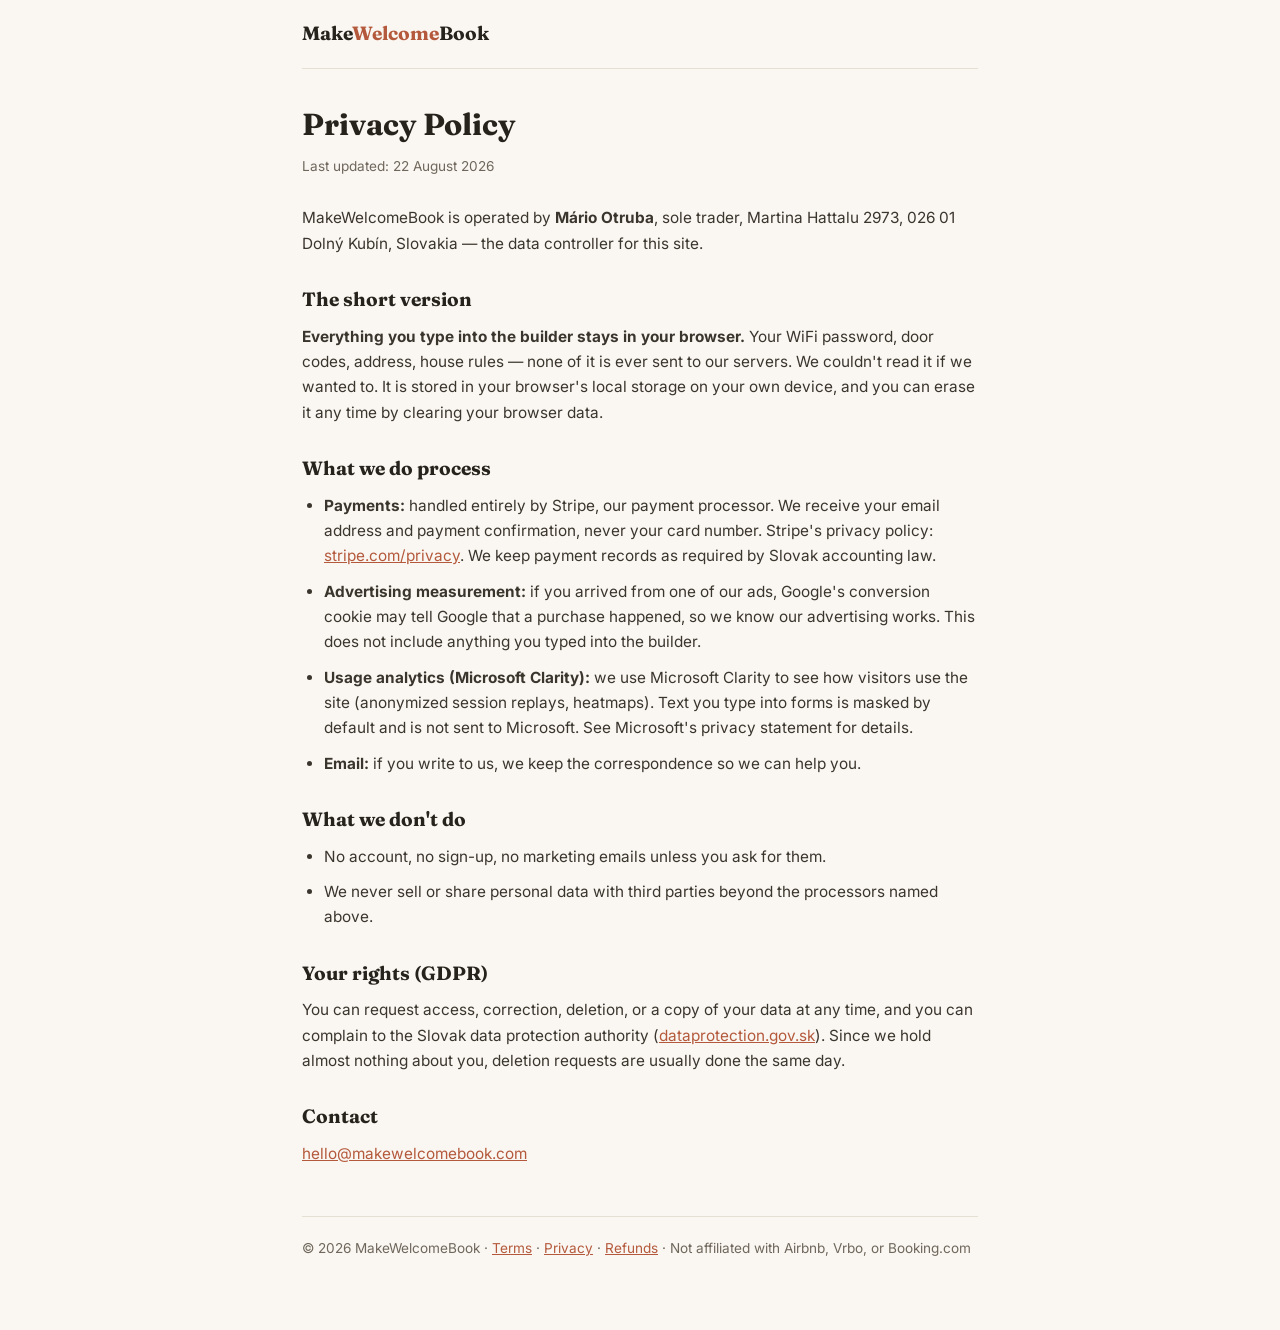
<file: docs/privacy.html>
<!DOCTYPE html>
<html lang="en">
<head>
<meta charset="UTF-8">
<meta name="viewport" content="width=device-width, initial-scale=1.0">
<title>Privacy Policy — Make Welcome Book</title>
<link rel="preconnect" href="https://fonts.googleapis.com">
<link rel="preconnect" href="https://fonts.gstatic.com" crossorigin>
<link href="https://fonts.googleapis.com/css2?family=Fraunces:opsz,wght@9..144,600;9..144,700&family=Inter:wght@400;500;600&display=swap" rel="stylesheet">
<link rel="stylesheet" href="legal.css">
</head>
<body>
<div class="wrap">
  <header><a class="brand" href="index.html">Make<span>Welcome</span>Book</a></header>
  <h1>Privacy Policy</h1>
  <p class="updated">Last updated: 22 August 2026</p>

  <p>MakeWelcomeBook is operated by <strong>Mário Otruba</strong>, sole trader, Martina Hattalu 2973, 026 01 Dolný Kubín, Slovakia — the data controller for this site.</p>

  <h2>The short version</h2>
  <p><strong>Everything you type into the builder stays in your browser.</strong> Your WiFi password, door codes, address, house rules — none of it is ever sent to our servers. We couldn't read it if we wanted to. It is stored in your browser's local storage on your own device, and you can erase it any time by clearing your browser data.</p>

  <h2>What we do process</h2>
  <ul>
    <li><strong>Payments:</strong> handled entirely by Stripe, our payment processor. We receive your email address and payment confirmation, never your card number. Stripe's privacy policy: <a href="https://stripe.com/privacy" target="_blank" rel="noopener noreferrer">stripe.com/privacy</a>. We keep payment records as required by Slovak accounting law.</li>
    <li><strong>Advertising measurement:</strong> if you arrived from one of our ads, Google's conversion cookie may tell Google that a purchase happened, so we know our advertising works. This does not include anything you typed into the builder.</li>
    <li><strong>Usage analytics (Microsoft Clarity):</strong> we use Microsoft Clarity to see how visitors use the site (anonymized session replays, heatmaps). Text you type into forms is masked by default and is not sent to Microsoft. See Microsoft's privacy statement for details.</li>
    <li><strong>Email:</strong> if you write to us, we keep the correspondence so we can help you.</li>
  </ul>

  <h2>What we don't do</h2>
  <ul>
    <li>No account, no sign-up, no marketing emails unless you ask for them.</li>
    <li>We never sell or share personal data with third parties beyond the processors named above.</li>
  </ul>

  <h2>Your rights (GDPR)</h2>
  <p>You can request access, correction, deletion, or a copy of your data at any time, and you can complain to the Slovak data protection authority (<a href="https://dataprotection.gov.sk" target="_blank" rel="noopener noreferrer">dataprotection.gov.sk</a>). Since we hold almost nothing about you, deletion requests are usually done the same day.</p>

  <h2>Contact</h2>
  <p><a href="mailto:hello@makewelcomebook.com">hello@makewelcomebook.com</a></p>

  <footer>© 2026 MakeWelcomeBook · <a href="terms.html">Terms</a> · <a href="privacy.html">Privacy</a> · <a href="refunds.html">Refunds</a> · Not affiliated with Airbnb, Vrbo, or Booking.com</footer>
</div>
</body>
</html>
</file>
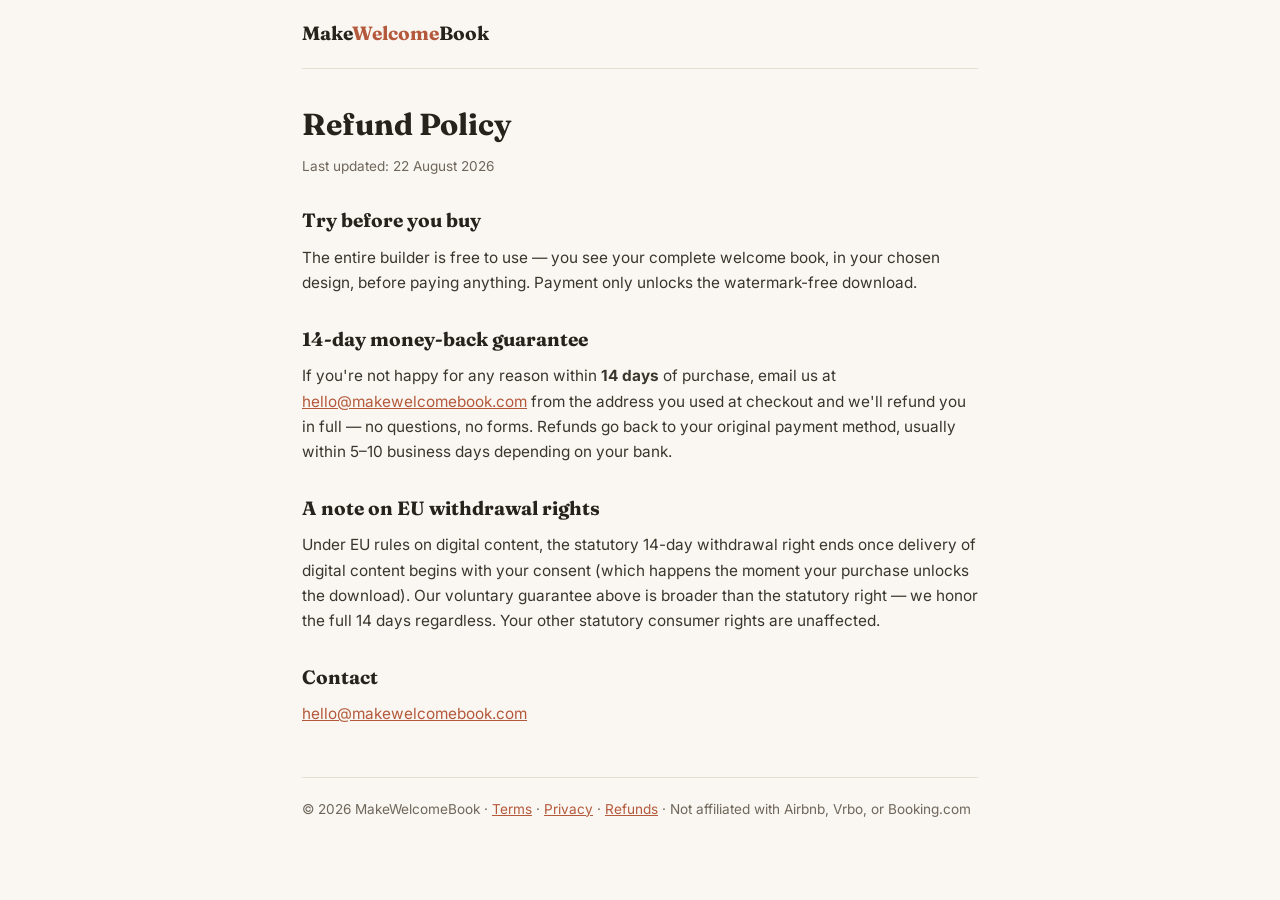
<file: docs/refunds.html>
<!DOCTYPE html>
<html lang="en">
<head>
<meta charset="UTF-8">
<meta name="viewport" content="width=device-width, initial-scale=1.0">
<title>Refund Policy — Make Welcome Book</title>
<link rel="preconnect" href="https://fonts.googleapis.com">
<link rel="preconnect" href="https://fonts.gstatic.com" crossorigin>
<link href="https://fonts.googleapis.com/css2?family=Fraunces:opsz,wght@9..144,600;9..144,700&family=Inter:wght@400;500;600&display=swap" rel="stylesheet">
<link rel="stylesheet" href="legal.css">
</head>
<body>
<div class="wrap">
  <header><a class="brand" href="index.html">Make<span>Welcome</span>Book</a></header>
  <h1>Refund Policy</h1>
  <p class="updated">Last updated: 22 August 2026</p>

  <h2>Try before you buy</h2>
  <p>The entire builder is free to use — you see your complete welcome book, in your chosen design, before paying anything. Payment only unlocks the watermark-free download.</p>

  <h2>14-day money-back guarantee</h2>
  <p>If you're not happy for any reason within <strong>14 days</strong> of purchase, email us at <a href="mailto:hello@makewelcomebook.com">hello@makewelcomebook.com</a> from the address you used at checkout and we'll refund you in full — no questions, no forms. Refunds go back to your original payment method, usually within 5–10 business days depending on your bank.</p>

  <h2>A note on EU withdrawal rights</h2>
  <p>Under EU rules on digital content, the statutory 14-day withdrawal right ends once delivery of digital content begins with your consent (which happens the moment your purchase unlocks the download). Our voluntary guarantee above is broader than the statutory right — we honor the full 14 days regardless. Your other statutory consumer rights are unaffected.</p>

  <h2>Contact</h2>
  <p><a href="mailto:hello@makewelcomebook.com">hello@makewelcomebook.com</a></p>

  <footer>© 2026 MakeWelcomeBook · <a href="terms.html">Terms</a> · <a href="privacy.html">Privacy</a> · <a href="refunds.html">Refunds</a> · Not affiliated with Airbnb, Vrbo, or Booking.com</footer>
</div>
</body>
</html>
</file>
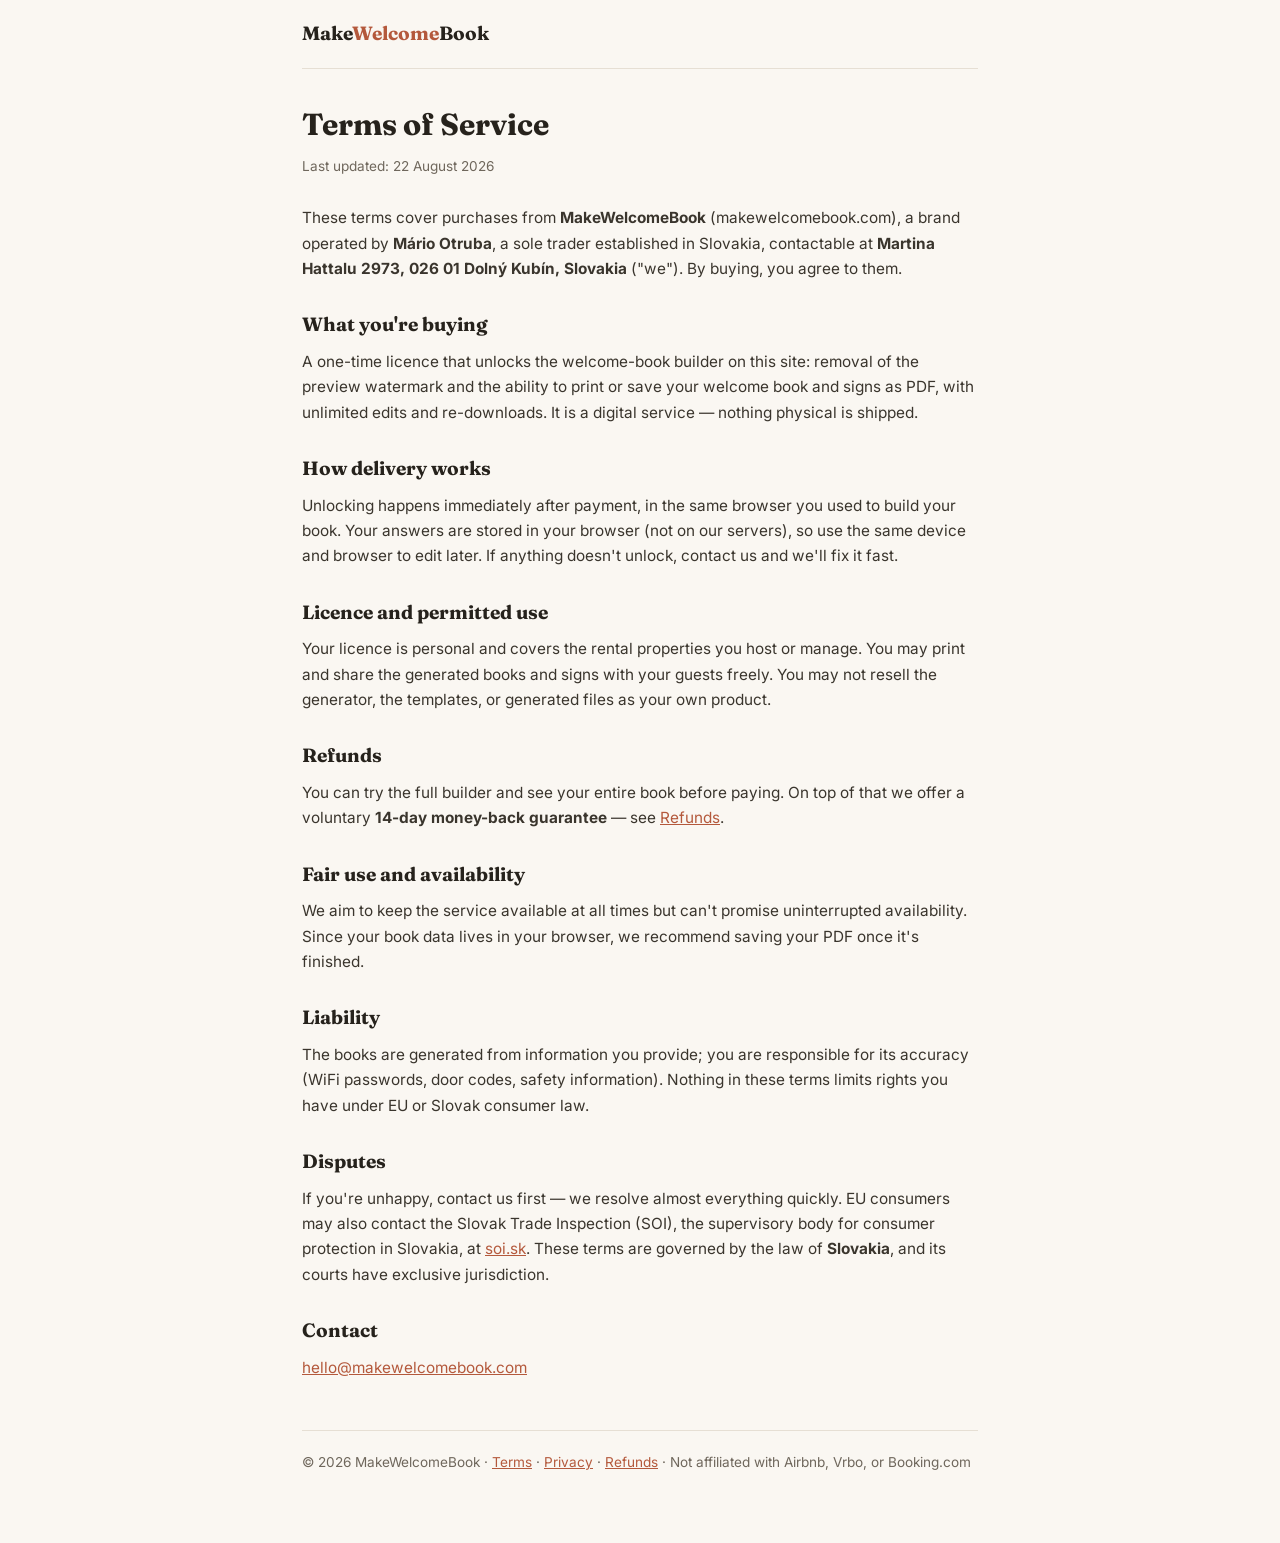
<file: docs/terms.html>
<!DOCTYPE html>
<html lang="en">
<head>
<meta charset="UTF-8">
<meta name="viewport" content="width=device-width, initial-scale=1.0">
<title>Terms of Service — Make Welcome Book</title>
<link rel="preconnect" href="https://fonts.googleapis.com">
<link rel="preconnect" href="https://fonts.gstatic.com" crossorigin>
<link href="https://fonts.googleapis.com/css2?family=Fraunces:opsz,wght@9..144,600;9..144,700&family=Inter:wght@400;500;600&display=swap" rel="stylesheet">
<link rel="stylesheet" href="legal.css">
</head>
<body>
<div class="wrap">
  <header><a class="brand" href="index.html">Make<span>Welcome</span>Book</a></header>
  <h1>Terms of Service</h1>
  <p class="updated">Last updated: 22 August 2026</p>

  <p>These terms cover purchases from <strong>MakeWelcomeBook</strong> (makewelcomebook.com), a brand operated by <strong>Mário Otruba</strong>, a sole trader established in Slovakia, contactable at <strong>Martina Hattalu 2973, 026 01 Dolný Kubín, Slovakia</strong> ("we"). By buying, you agree to them.</p>

  <h2>What you're buying</h2>
  <p>A one-time licence that unlocks the welcome-book builder on this site: removal of the preview watermark and the ability to print or save your welcome book and signs as PDF, with unlimited edits and re-downloads. It is a digital service — nothing physical is shipped.</p>

  <h2>How delivery works</h2>
  <p>Unlocking happens immediately after payment, in the same browser you used to build your book. Your answers are stored in your browser (not on our servers), so use the same device and browser to edit later. If anything doesn't unlock, contact us and we'll fix it fast.</p>

  <h2>Licence and permitted use</h2>
  <p>Your licence is personal and covers the rental properties you host or manage. You may print and share the generated books and signs with your guests freely. You may not resell the generator, the templates, or generated files as your own product.</p>

  <h2>Refunds</h2>
  <p>You can try the full builder and see your entire book before paying. On top of that we offer a voluntary <strong>14-day money-back guarantee</strong> — see <a href="refunds.html">Refunds</a>.</p>

  <h2>Fair use and availability</h2>
  <p>We aim to keep the service available at all times but can't promise uninterrupted availability. Since your book data lives in your browser, we recommend saving your PDF once it's finished.</p>

  <h2>Liability</h2>
  <p>The books are generated from information you provide; you are responsible for its accuracy (WiFi passwords, door codes, safety information). Nothing in these terms limits rights you have under EU or Slovak consumer law.</p>

  <h2>Disputes</h2>
  <p>If you're unhappy, contact us first — we resolve almost everything quickly. EU consumers may also contact the Slovak Trade Inspection (SOI), the supervisory body for consumer protection in Slovakia, at <a href="https://www.soi.sk" target="_blank" rel="noopener noreferrer">soi.sk</a>. These terms are governed by the law of <strong>Slovakia</strong>, and its courts have exclusive jurisdiction.</p>

  <h2>Contact</h2>
  <p><a href="mailto:hello@makewelcomebook.com">hello@makewelcomebook.com</a></p>

  <footer>© 2026 MakeWelcomeBook · <a href="terms.html">Terms</a> · <a href="privacy.html">Privacy</a> · <a href="refunds.html">Refunds</a> · Not affiliated with Airbnb, Vrbo, or Booking.com</footer>
</div>
</body>
</html>
</file>
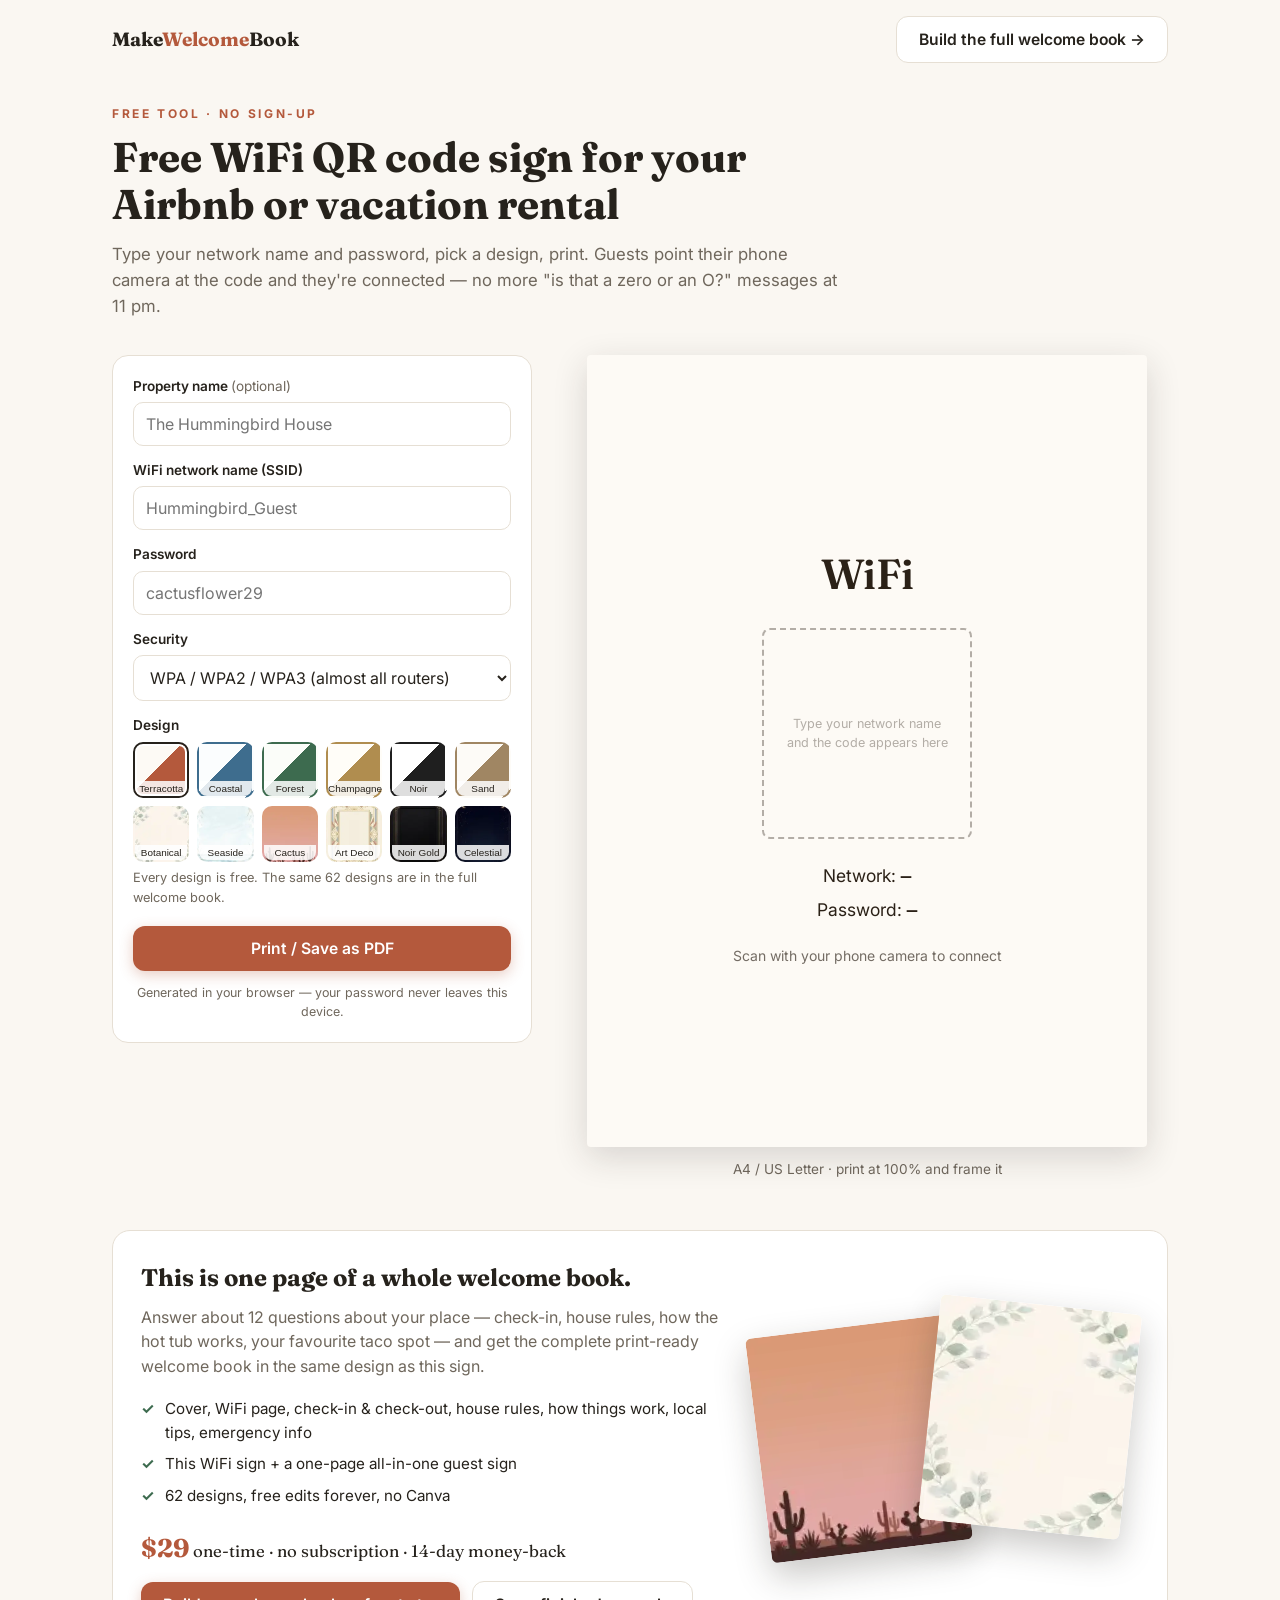
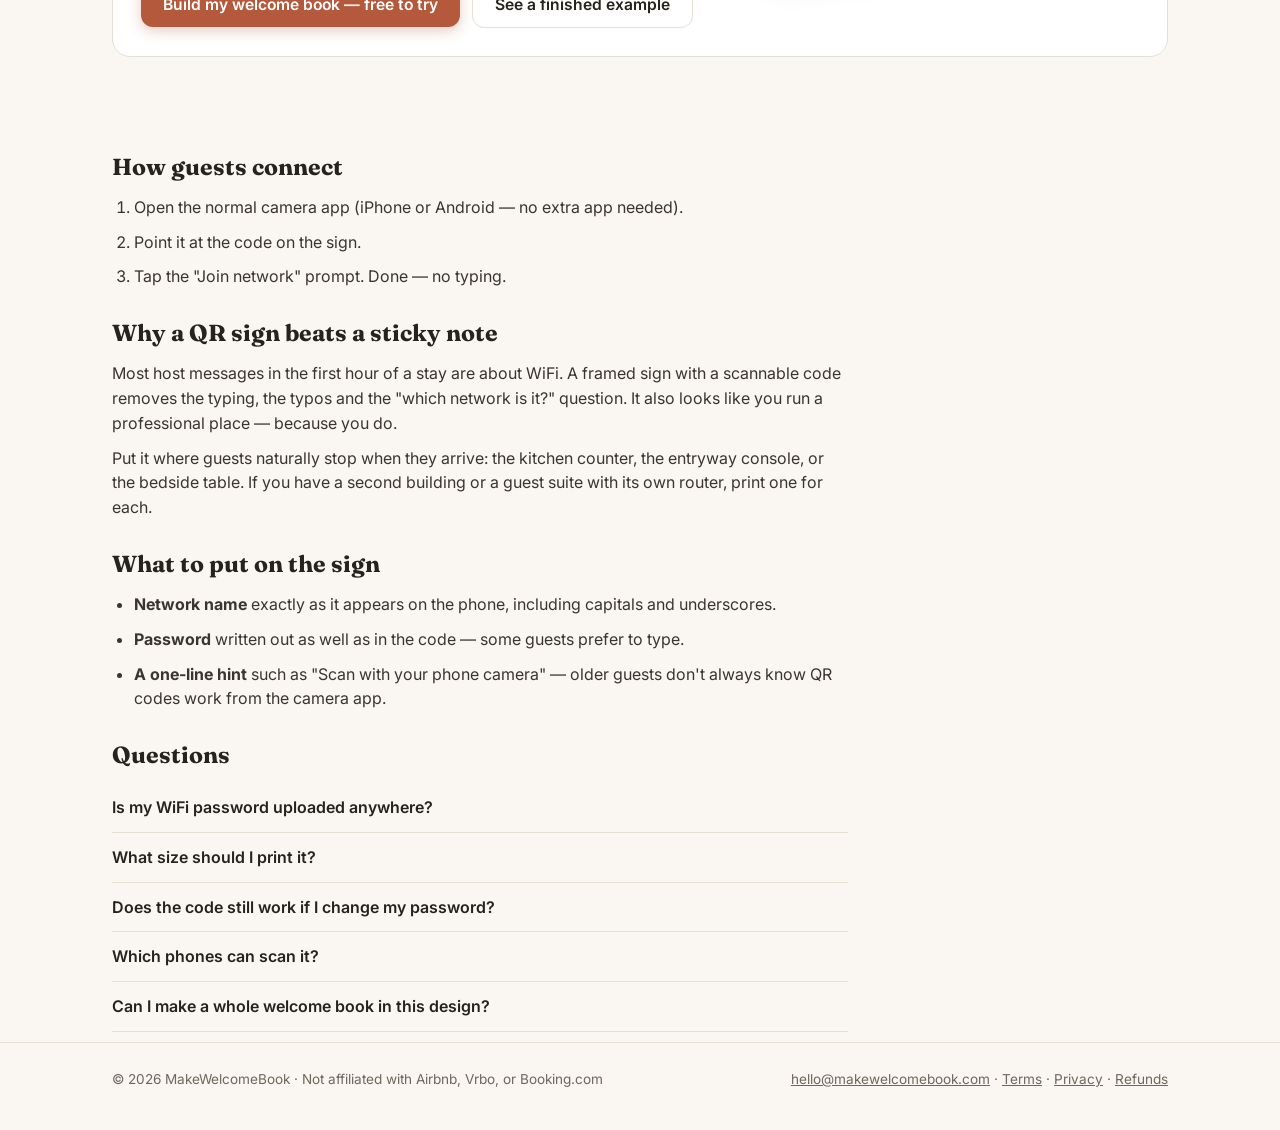
<file: docs/wifi-sign.html>
<!DOCTYPE html>
<html lang="en">
<head>
<meta charset="UTF-8">
<meta name="viewport" content="width=device-width, initial-scale=1.0">
<title>Free WiFi QR Code Sign Generator for Airbnb & Vacation Rentals (Printable)</title>
<meta name="description" content="Make a free printable WiFi QR code sign for your Airbnb, VRBO or vacation rental in 30 seconds. Guests scan and connect — no typing passwords. 12 designs, no sign-up, nothing uploaded.">
<!-- Google tag (gtag.js) -->
<script async src="https://www.googletagmanager.com/gtag/js?id=AW-18406718312"></script>
<script>
  window.dataLayer = window.dataLayer || [];
  function gtag(){dataLayer.push(arguments);}
  gtag('js', new Date());
  gtag('config', 'AW-18406718312');
</script>
<script type="text/javascript">
(function(c,l,a,r,i,t,y){c[a]=c[a]||function(){(c[a].q=c[a].q||[]).push(arguments)};
t=l.createElement(r);t.async=1;t.src="https://www.clarity.ms/tag/"+i;
y=l.getElementsByTagName(r)[0];y.parentNode.insertBefore(t,y);})(window, document, "clarity", "script", "y7j8xs7wx9");
</script>
<link rel="preconnect" href="https://fonts.googleapis.com">
<link rel="preconnect" href="https://fonts.gstatic.com" crossorigin>
<link href="https://fonts.googleapis.com/css2?family=Fraunces:opsz,wght@9..144,400;9..144,600;9..144,700&family=Inter:wght@400;500;600;700&family=Cormorant+Garamond:wght@600;700&family=Playfair+Display:wght@600;700&family=Lora:wght@600;700&family=Marcellus&display=swap" rel="stylesheet">
<script src="vendor/qrcode.min.js"></script>
<meta property="og:title" content="Free WiFi QR Code Sign Generator for Vacation Rentals">
<meta property="og:description" content="Type your network name and password, pick a design, print. Guests scan and connect. Free, no sign-up.">
<meta property="og:image" content="https://makewelcomebook.com/og.jpg">
<meta property="og:url" content="https://makewelcomebook.com/wifi-sign.html">
<meta property="og:type" content="website">
<meta name="twitter:card" content="summary_large_image">
<link rel="icon" href="data:image/svg+xml,%3Csvg xmlns='http://www.w3.org/2000/svg' viewBox='0 0 64 64'%3E%3Crect width='64' height='64' rx='14' fill='%23b4593c'/%3E%3Ctext x='32' y='44' font-family='Georgia,serif' font-size='36' font-weight='bold' text-anchor='middle' fill='%23fdf8f2'%3EW%3C/text%3E%3C/svg%3E">
<link rel="canonical" href="https://makewelcomebook.com/wifi-sign.html">
<script type="application/ld+json">
{"@context":"https://schema.org","@type":"FAQPage","mainEntity":[
{"@type":"Question","name":"How do guests use a WiFi QR code sign?","acceptedAnswer":{"@type":"Answer","text":"They open the camera app on their phone and point it at the code. iPhone (iOS 11+) and Android phones show a 'Join network' prompt — one tap and they are connected, without typing the password."}},
{"@type":"Question","name":"Is my WiFi password uploaded anywhere?","acceptedAnswer":{"@type":"Answer","text":"No. The QR code is generated inside your browser. Nothing you type is sent to our server or stored anywhere except your own device."}},
{"@type":"Question","name":"What size should I print the sign?","acceptedAnswer":{"@type":"Answer","text":"The sign is laid out for A4 or US Letter. Print it at 100% scale, put it in a standard frame, and place it where guests arrive — the kitchen counter, entryway or bedside table."}},
{"@type":"Question","name":"Does the QR code work if I change my password?","acceptedAnswer":{"@type":"Answer","text":"The code contains the password, so you need to reprint it after a change. Come back to this page, type the new password and print again — it takes 30 seconds."}},
{"@type":"Question","name":"Can I make a full welcome book too?","acceptedAnswer":{"@type":"Answer","text":"Yes. Make Welcome Book turns about 12 questions about your rental into a complete print-ready welcome book with this WiFi sign, house rules, check-in and check-out details and local tips, in 62 designs, for a one-time $29."}}
]}
</script>
<style>
  :root{--ink:#26221c;--paper:#faf7f2;--muted:#6f675c;--line:#e6dfd4;--accent:#b4593c;--accent-soft:#f3e2da;--ok:#3d6b4f;
    --bk-accent:#b4593c;--bk-ink:#2b2117;--bk-paper:#fdfaf5;--bk-serif:'Fraunces',Georgia,serif}
  *{box-sizing:border-box;margin:0;padding:0}
  html{-webkit-text-size-adjust:100%}
  body{font-family:'Inter',system-ui,sans-serif;background:var(--paper);color:var(--ink);line-height:1.55}
  a{color:var(--accent)}
  .wrap{max-width:1100px;margin:0 auto;padding:0 22px}
  header.top{display:flex;align-items:center;justify-content:space-between;padding:16px 0;gap:12px;flex-wrap:wrap}
  .brand{font-family:'Fraunces',serif;font-weight:700;font-size:1.2rem;color:var(--ink);text-decoration:none}
  .brand span{color:var(--accent)}
  .btn{display:inline-block;border:0;border-radius:12px;padding:13px 22px;font:600 .98rem 'Inter',sans-serif;cursor:pointer;text-decoration:none;transition:.15s;text-align:center}
  .btn-primary{background:var(--accent);color:#fff;box-shadow:0 4px 14px rgba(180,89,60,.3)}
  .btn-primary:hover{filter:brightness(1.08)}
  .btn-ghost{background:#fff;color:var(--ink);border:1px solid var(--line)}
  .btn-ghost:hover{border-color:var(--accent);color:var(--accent)}
  .btn-dark{background:var(--ink);color:#fff}

  .hero{padding:26px 0 10px;max-width:46em}
  .hero .kick{letter-spacing:.22em;text-transform:uppercase;font-size:.75rem;font-weight:700;color:var(--accent);margin-bottom:10px}
  h1{font-family:'Fraunces',serif;font-size:clamp(1.7rem,4vw,2.6rem);line-height:1.15;margin-bottom:12px}
  .hero p{color:var(--muted);font-size:1.05rem}

  .tool{display:grid;grid-template-columns:minmax(300px,420px) 1fr;gap:34px;align-items:start;padding:26px 0 40px}
  @media(max-width:860px){.tool{grid-template-columns:minmax(0,1fr);gap:22px}}
  .card{background:#fff;border:1px solid var(--line);border-radius:16px;padding:20px}
  label{display:block;font-size:.85rem;font-weight:600;margin:14px 0 5px}
  label:first-child{margin-top:0}
  input[type=text],select{width:100%;border:1px solid var(--line);border-radius:10px;padding:11px 12px;font:1rem 'Inter',sans-serif;background:#fff;color:var(--ink)}
  input[type=text]:focus,select:focus{outline:2px solid var(--accent-soft);border-color:var(--accent)}
  .hint{font-size:.8rem;color:var(--muted);margin-top:6px}
  .themes{display:grid;grid-template-columns:repeat(6,1fr);gap:8px;margin-top:6px}
  .themes button{aspect-ratio:1;border-radius:10px;border:2px solid transparent;cursor:pointer;background-size:cover;background-position:center;position:relative}
  .themes button.on{border-color:var(--ink);box-shadow:0 0 0 2px #fff inset}
  .themes button span{position:absolute;left:0;right:0;bottom:0;font-size:.62rem;background:rgba(255,255,255,.85);color:var(--ink);padding:2px 0;border-radius:0 0 8px 8px}
  .actions{display:flex;gap:10px;flex-wrap:wrap;margin-top:18px}
  .actions .btn{flex:1}
  .privacy{font-size:.78rem;color:var(--muted);margin-top:12px;text-align:center}

  .prev{position:sticky;top:16px}
  @media(max-width:860px){.prev{position:static}}
  .page{width:min(560px,100%);margin:0 auto;aspect-ratio:210/297;background:var(--bk-paper);color:var(--bk-ink);box-shadow:0 10px 34px rgba(38,34,28,.16);border-radius:4px;position:relative;overflow:hidden;padding:9% 8.5%;font-size:clamp(9px,1.6vw,14px);line-height:1.5;
    display:flex;flex-direction:column;align-items:center;justify-content:center;text-align:center;-webkit-print-color-adjust:exact;print-color-adjust:exact}
  .page.has-art{background-size:cover;background-position:center}
  .page .eyebrow{letter-spacing:.3em;text-transform:uppercase;color:var(--bk-accent);font-weight:700;font-size:.9em}
  .page h2{font-family:var(--bk-serif);font-size:3em;font-weight:600;margin:.15em 0 .1em}
  .page .qr{width:46%;margin:1.3em 0}
  .page .qr svg{width:100%;height:auto;display:block}
  .page .cred{font-size:1.25em;margin-top:.35em}
  .page .cred b{font-family:ui-monospace,Menlo,monospace}
  .page .note{margin-top:1.5em;opacity:.65}
  .page.dk{color:#f2ecdf}
  .page.dk h2,.page.dk .cred{color:#f6f1e6}
  .page.dk .qr svg{background:#fff;padding:6px;border-radius:8px;box-sizing:border-box}
  .prevnote{text-align:center;color:var(--muted);font-size:.85rem;margin-top:12px}

  .upsell{background:#fff;border:1px solid var(--line);border-radius:18px;padding:28px;display:grid;grid-template-columns:1.2fr .8fr;gap:26px;align-items:center;margin:10px 0 40px}
  @media(max-width:760px){.upsell{grid-template-columns:1fr}}
  .upsell h2{font-family:'Fraunces',serif;font-size:1.5rem;margin-bottom:8px}
  .upsell p{color:var(--muted);margin-bottom:14px}
  .upsell ul{list-style:none;margin:0 0 18px;font-size:.95rem}
  .upsell li{padding:4px 0 4px 24px;position:relative}
  .upsell li::before{content:"\2713";position:absolute;left:0;color:var(--ok);font-weight:700}
  .upsell .price{font-family:'Fraunces',serif;font-size:1.05rem;margin-bottom:12px}
  .upsell .price b{color:var(--accent);font-size:1.6rem}
  .covers{position:relative;min-height:280px}
  .covers img{position:absolute;width:52%;border-radius:6px;box-shadow:0 14px 34px rgba(38,34,28,.25)}
  .covers img.a{left:2%;top:8%;transform:rotate(-7deg)}
  .covers img.b{right:2%;top:0;transform:rotate(6deg)}

  section.txt{padding:26px 0 10px;max-width:46em}
  section.txt h2{font-family:'Fraunces',serif;font-size:1.45rem;margin:26px 0 10px}
  section.txt p,section.txt li{color:#3a352e;margin-bottom:10px}
  section.txt ol,section.txt ul{padding-left:22px}
  details.faq{border-bottom:1px solid var(--line);padding:12px 0}
  details.faq summary{cursor:pointer;font-weight:600;list-style:none}
  details.faq summary::-webkit-details-marker{display:none}
  details.faq p{margin:8px 0 0}
  footer{border-top:1px solid var(--line);padding:26px 0 40px;font-size:.85rem;color:var(--muted)}
  footer .wrap{display:flex;justify-content:space-between;flex-wrap:wrap;gap:8px}
  footer a{color:inherit}

  @page{margin:0}
  @media print{
    body{background:#fff}
    header.top,.hero,.card,.prevnote,.upsell,section.txt,footer{display:none!important}
    .tool{display:block;padding:0}
    .prev{position:static}
    .page{width:100%;height:100vh;aspect-ratio:auto;box-shadow:none;border-radius:0;font-size:14pt;padding:18mm 20mm;margin:0}
  }
</style>
</head>
<body>

<div class="wrap">
  <header class="top">
    <a class="brand" href="/">Make<span>Welcome</span>Book</a>
    <a class="btn btn-ghost" href="app.html?ref=wifisign">Build the full welcome book →</a>
  </header>

  <div class="hero">
    <div class="kick">Free tool · no sign-up</div>
    <h1>Free WiFi QR code sign for your Airbnb or vacation rental</h1>
    <p>Type your network name and password, pick a design, print. Guests point their phone camera at the code and they're connected — no more "is that a zero or an O?" messages at 11 pm.</p>
  </div>

  <div class="tool">
    <div class="card">
      <label for="prop">Property name <span style="font-weight:400;color:var(--muted)">(optional)</span></label>
      <input type="text" id="prop" placeholder="The Hummingbird House" maxlength="60">
      <label for="ssid">WiFi network name (SSID)</label>
      <input type="text" id="ssid" placeholder="Hummingbird_Guest" maxlength="64" autocomplete="off">
      <label for="pass">Password</label>
      <input type="text" id="pass" placeholder="cactusflower29" maxlength="64" autocomplete="off">
      <label for="sec">Security</label>
      <select id="sec">
        <option value="WPA">WPA / WPA2 / WPA3 (almost all routers)</option>
        <option value="WEP">WEP (very old routers)</option>
        <option value="nopass">Open network — no password</option>
      </select>
      <label>Design</label>
      <div class="themes" id="themes"></div>
      <div class="hint">Every design is free. The same 62 designs are in the full welcome book.</div>
      <div class="actions">
        <button class="btn btn-primary" id="printBtn" type="button">Print / Save as PDF</button>
      </div>
      <div class="privacy">Generated in your browser — your password never leaves this device.</div>
    </div>

    <div class="prev">
      <div class="page" id="page"></div>
      <div class="prevnote">A4 / US Letter · print at 100% and frame it</div>
    </div>
  </div>

  <div class="upsell">
    <div>
      <h2>This is one page of a whole welcome book.</h2>
      <p>Answer about 12 questions about your place — check-in, house rules, how the hot tub works, your favourite taco spot — and get the complete print-ready welcome book in the same design as this sign.</p>
      <ul>
        <li>Cover, WiFi page, check-in &amp; check-out, house rules, how things work, local tips, emergency info</li>
        <li>This WiFi sign + a one-page all-in-one guest sign</li>
        <li>62 designs, free edits forever, no Canva</li>
      </ul>
      <div class="price"><b>$29</b> one-time · no subscription · 14-day money-back</div>
      <a class="btn btn-primary" href="app.html?ref=wifisign">Build my welcome book — free to try</a>
      <a class="btn btn-ghost" href="app.html?sample=1&ref=wifisign" style="margin-left:8px">See a finished example</a>
    </div>
    <div class="covers">
      <img class="a" src="art/thumbs/08-desert.webp" alt="Welcome book cover design — desert" width="160" height="226" loading="lazy">
      <img class="b" src="art/thumbs/01-botanical.webp" alt="Welcome book cover design — botanical" width="160" height="226" loading="lazy">
    </div>
  </div>

  <section class="txt">
    <h2>How guests connect</h2>
    <ol>
      <li>Open the normal camera app (iPhone or Android — no extra app needed).</li>
      <li>Point it at the code on the sign.</li>
      <li>Tap the "Join network" prompt. Done — no typing.</li>
    </ol>

    <h2>Why a QR sign beats a sticky note</h2>
    <p>Most host messages in the first hour of a stay are about WiFi. A framed sign with a scannable code removes the typing, the typos and the "which network is it?" question. It also looks like you run a professional place — because you do.</p>
    <p>Put it where guests naturally stop when they arrive: the kitchen counter, the entryway console, or the bedside table. If you have a second building or a guest suite with its own router, print one for each.</p>

    <h2>What to put on the sign</h2>
    <ul>
      <li><b>Network name</b> exactly as it appears on the phone, including capitals and underscores.</li>
      <li><b>Password</b> written out as well as in the code — some guests prefer to type.</li>
      <li><b>A one-line hint</b> such as "Scan with your phone camera" — older guests don't always know QR codes work from the camera app.</li>
    </ul>

    <h2>Questions</h2>
    <details class="faq"><summary>Is my WiFi password uploaded anywhere?</summary><p>No. The code is generated inside your browser. Nothing you type is sent to our server or stored anywhere except your own device.</p></details>
    <details class="faq"><summary>What size should I print it?</summary><p>The sign is laid out for A4 or US Letter. Print at 100% scale, put it in a standard frame, and place it where guests arrive.</p></details>
    <details class="faq"><summary>Does the code still work if I change my password?</summary><p>The code contains the password, so reprint it after a change. Come back here, type the new password, print again — 30 seconds.</p></details>
    <details class="faq"><summary>Which phones can scan it?</summary><p>Any iPhone since iOS 11 and any Android phone from the last several years scans WiFi codes from the built-in camera app. Older phones may need a free QR app.</p></details>
    <details class="faq"><summary>Can I make a whole welcome book in this design?</summary><p>Yes — that's what <a href="app.html?ref=wifisign">Make Welcome Book</a> does. About 12 questions, and you get the complete print-ready book with this sign, house rules, check-in details and local tips, in 62 designs, for a one-time $29.</p></details>
  </section>
</div>

<footer>
  <div class="wrap">
    <div>© 2026 MakeWelcomeBook · Not affiliated with Airbnb, Vrbo, or Booking.com</div>
    <div><a href="mailto:hello@makewelcomebook.com">hello@makewelcomebook.com</a> · <a href="terms.html">Terms</a> · <a href="privacy.html">Privacy</a> · <a href="refunds.html">Refunds</a></div>
  </div>
</footer>

<script>
const THEMES = [
  {id:"terracotta",label:"Terracotta",accent:"#b4593c",ink:"#2b2117",paper:"#fdfaf5",serif:"'Fraunces',Georgia,serif"},
  {id:"coastal",label:"Coastal",accent:"#3e6d8e",ink:"#1e2a33",paper:"#fbfdfe",serif:"'Lora',Georgia,serif"},
  {id:"forest",label:"Forest",accent:"#3d6b4f",ink:"#22291f",paper:"#fbfdf9",serif:"'Playfair Display',Georgia,serif"},
  {id:"champagne",label:"Champagne",accent:"#b08d4f",ink:"#33291a",paper:"#fffdf8",serif:"'Cormorant Garamond',Georgia,serif"},
  {id:"noir",label:"Noir",accent:"#1f1f1f",ink:"#171717",paper:"#ffffff",serif:"'Playfair Display',Georgia,serif"},
  {id:"sand",label:"Sand",accent:"#a08663",ink:"#322a1d",paper:"#fdfbf7",serif:"'Marcellus',Georgia,serif"},
  {id:"artBotanical",label:"Botanical",accent:"#6f8b76",ink:"#2c352e",paper:"#fdfdf8",serif:"'Cormorant Garamond',Georgia,serif",art:"art/01-botanical.webp"},
  {id:"artSeaside",label:"Seaside",accent:"#5b87a5",ink:"#24333d",paper:"#f9fcfd",serif:"'Lora',Georgia,serif",art:"art/03-coastal.webp"},
  {id:"artCactus",label:"Cactus",accent:"#a25b4b",ink:"#3a2620",paper:"#fdf6f3",serif:"'Fraunces',Georgia,serif",art:"art/08-desert.webp"},
  {id:"artDeco",label:"Art Deco",accent:"#8a6d2f",ink:"#1c1a14",paper:"#fffef9",serif:"'Playfair Display',Georgia,serif",art:"art/16-artdeco.webp"},
  {id:"artNoirGold",label:"Noir Gold",accent:"#d4b46a",ink:"#f2ecdf",paper:"#121212",serif:"'Playfair Display',Georgia,serif",art:"art/27-noirgold.webp",dark:true},
  {id:"artCelestial",label:"Celestial",accent:"#d8bf7a",ink:"#f2ecdf",paper:"#0f1526",serif:"'Cormorant Garamond',Georgia,serif",art:"art/31-celestial.webp",dark:true}
];
const LS="mwb_wifisign";
let state=Object.assign({prop:"",ssid:"",pass:"",sec:"WPA",theme:"terracotta"},JSON.parse(localStorage.getItem(LS)||"{}"));
const $=id=>document.getElementById(id);
const esc=s=>String(s).replace(/[&<>"]/g,c=>({"&":"&amp;","<":"&lt;",">":"&gt;",'"':"&quot;"}[c]));

function themeButtons(){
  const box=$("themes"); box.innerHTML="";
  THEMES.forEach(t=>{
    const b=document.createElement("button"); b.type="button"; b.title=t.label;
    b.style.background=t.art?`url('${t.art.replace("art/","art/thumbs/")}') center/cover`:`linear-gradient(135deg,${t.paper} 45%,${t.accent} 45%)`;
    b.innerHTML=`<span>${t.label}</span>`;
    if(t.id===state.theme) b.classList.add("on");
    b.onclick=()=>{state.theme=t.id; save(); themeButtons(); render();};
    box.appendChild(b);
  });
}
let _qk="",_qs="";
function qrSvg(){
  if(!state.ssid) return "";
  const key=[state.ssid,state.pass,state.sec].join(" ");
  if(key===_qk) return _qs;
  const escq=x=>x.replace(/([\\;,:"])/g,"\\$1");
  try{
    const qr=qrcode(0,"M");
    const t=state.sec==="nopass"?"nopass":state.sec;
    qr.addData(`WIFI:T:${t};S:${escq(state.ssid)};${t==="nopass"?"":"P:"+escq(state.pass)+";"};`);
    qr.make(); _qk=key; _qs=qr.createSvgTag({cellSize:4,margin:2,scalable:true}); return _qs;
  }catch(e){ return ""; }
}
function render(){
  const T=THEMES.find(t=>t.id===state.theme)||THEMES[0];
  const p=$("page");
  p.className="page"+(T.art?" has-art":"")+(T.dark?" dk":"");
  p.style.cssText=`--bk-accent:${T.accent};--bk-ink:${T.ink};--bk-paper:${T.paper};--bk-serif:${T.serif};${T.art?`background-image:url('${T.art}')`:""}`;
  const qr=qrSvg();
  p.innerHTML=`
    ${state.prop?`<div class="eyebrow">${esc(state.prop)}</div>`:""}
    <h2>WiFi</h2>
    <div class="qr">${qr||`<div style="aspect-ratio:1;border:2px dashed currentColor;opacity:.35;border-radius:8px;display:flex;align-items:center;justify-content:center;font-size:.9em;padding:8%">Type your network name and the code appears here</div>`}</div>
    <div class="cred">Network: <b>${esc(state.ssid||"—")}</b></div>
    ${state.sec==="nopass"?`<div class="cred">Open network — no password</div>`:`<div class="cred">Password: <b>${esc(state.pass||"—")}</b></div>`}
    <p class="note">Scan with your phone camera to connect</p>`;
}
function save(){ localStorage.setItem(LS,JSON.stringify(state)); }
["prop","ssid","pass","sec"].forEach(k=>{
  const el=$(k); el.value=state[k];
  el.addEventListener("input",()=>{state[k]=el.value; save(); render();});
});
$("printBtn").onclick=()=>{
  if(!state.ssid){ $("ssid").focus(); return; }
  try{ gtag('event','wifi_sign_print',{event_category:'free_tool'}); }catch(e){}
  window.print();
};
themeButtons(); render();
</script>
</body>
</html>
</file>
<file: docs/legal.css>
:root{--ink:#26221c;--paper:#faf7f2;--muted:#6f675c;--line:#e6dfd4;--accent:#b4593c}
*{box-sizing:border-box;margin:0;padding:0}
body{font-family:'Inter',system-ui,sans-serif;background:var(--paper);color:var(--ink);line-height:1.65}
.wrap{max-width:720px;margin:0 auto;padding:0 22px 70px}
header{display:flex;align-items:center;justify-content:space-between;padding:18px 0;margin-bottom:30px;border-bottom:1px solid var(--line)}
.brand{font-family:'Fraunces',serif;font-weight:700;font-size:1.2rem;color:var(--ink);text-decoration:none}
.brand span{color:var(--accent)}
a{color:var(--accent)}
h1{font-family:'Fraunces',serif;font-size:1.9rem;margin-bottom:6px}
.updated{color:var(--muted);font-size:.85rem;margin-bottom:28px}
h2{font-family:'Fraunces',serif;font-size:1.2rem;margin:28px 0 8px}
p,li{font-size:.96rem;color:#3a352d;margin-bottom:10px}
ul{padding-left:22px}
footer{border-top:1px solid var(--line);margin-top:50px;padding-top:20px;color:var(--muted);font-size:.85rem}
</file>
